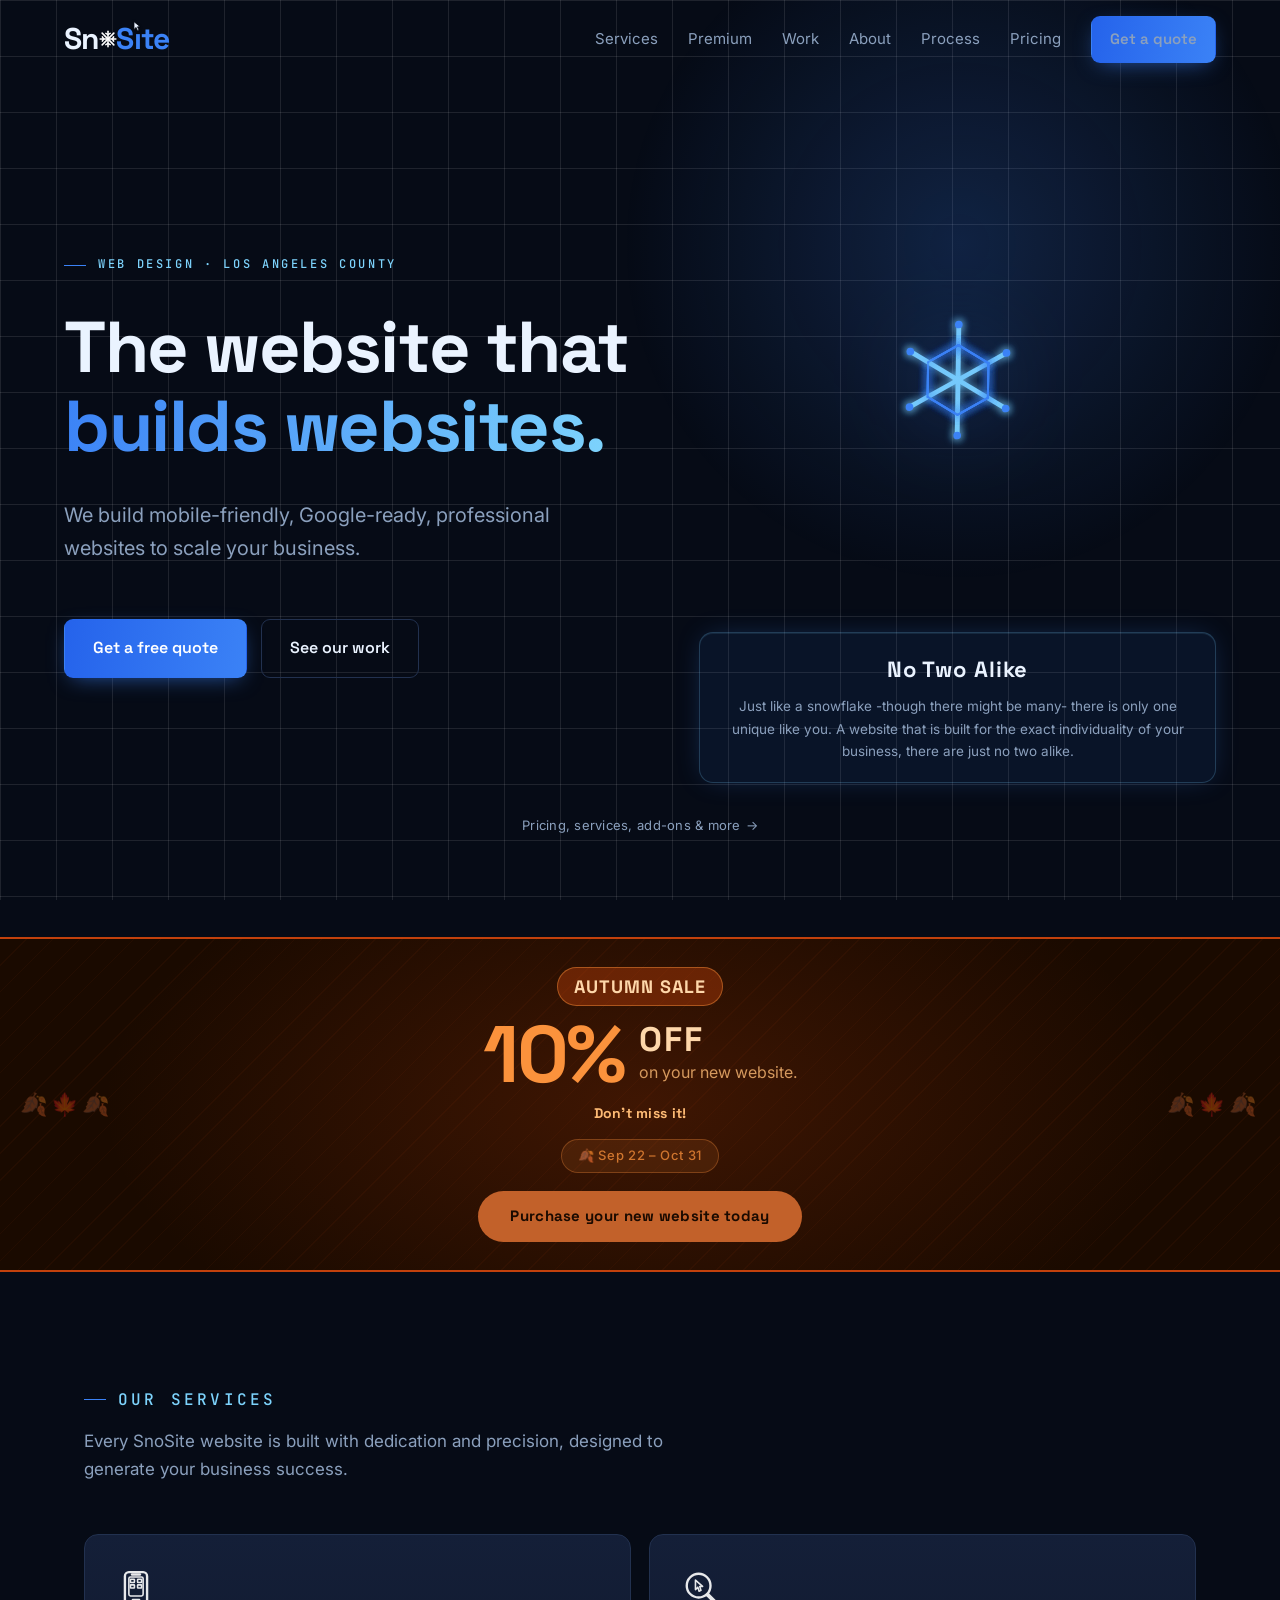
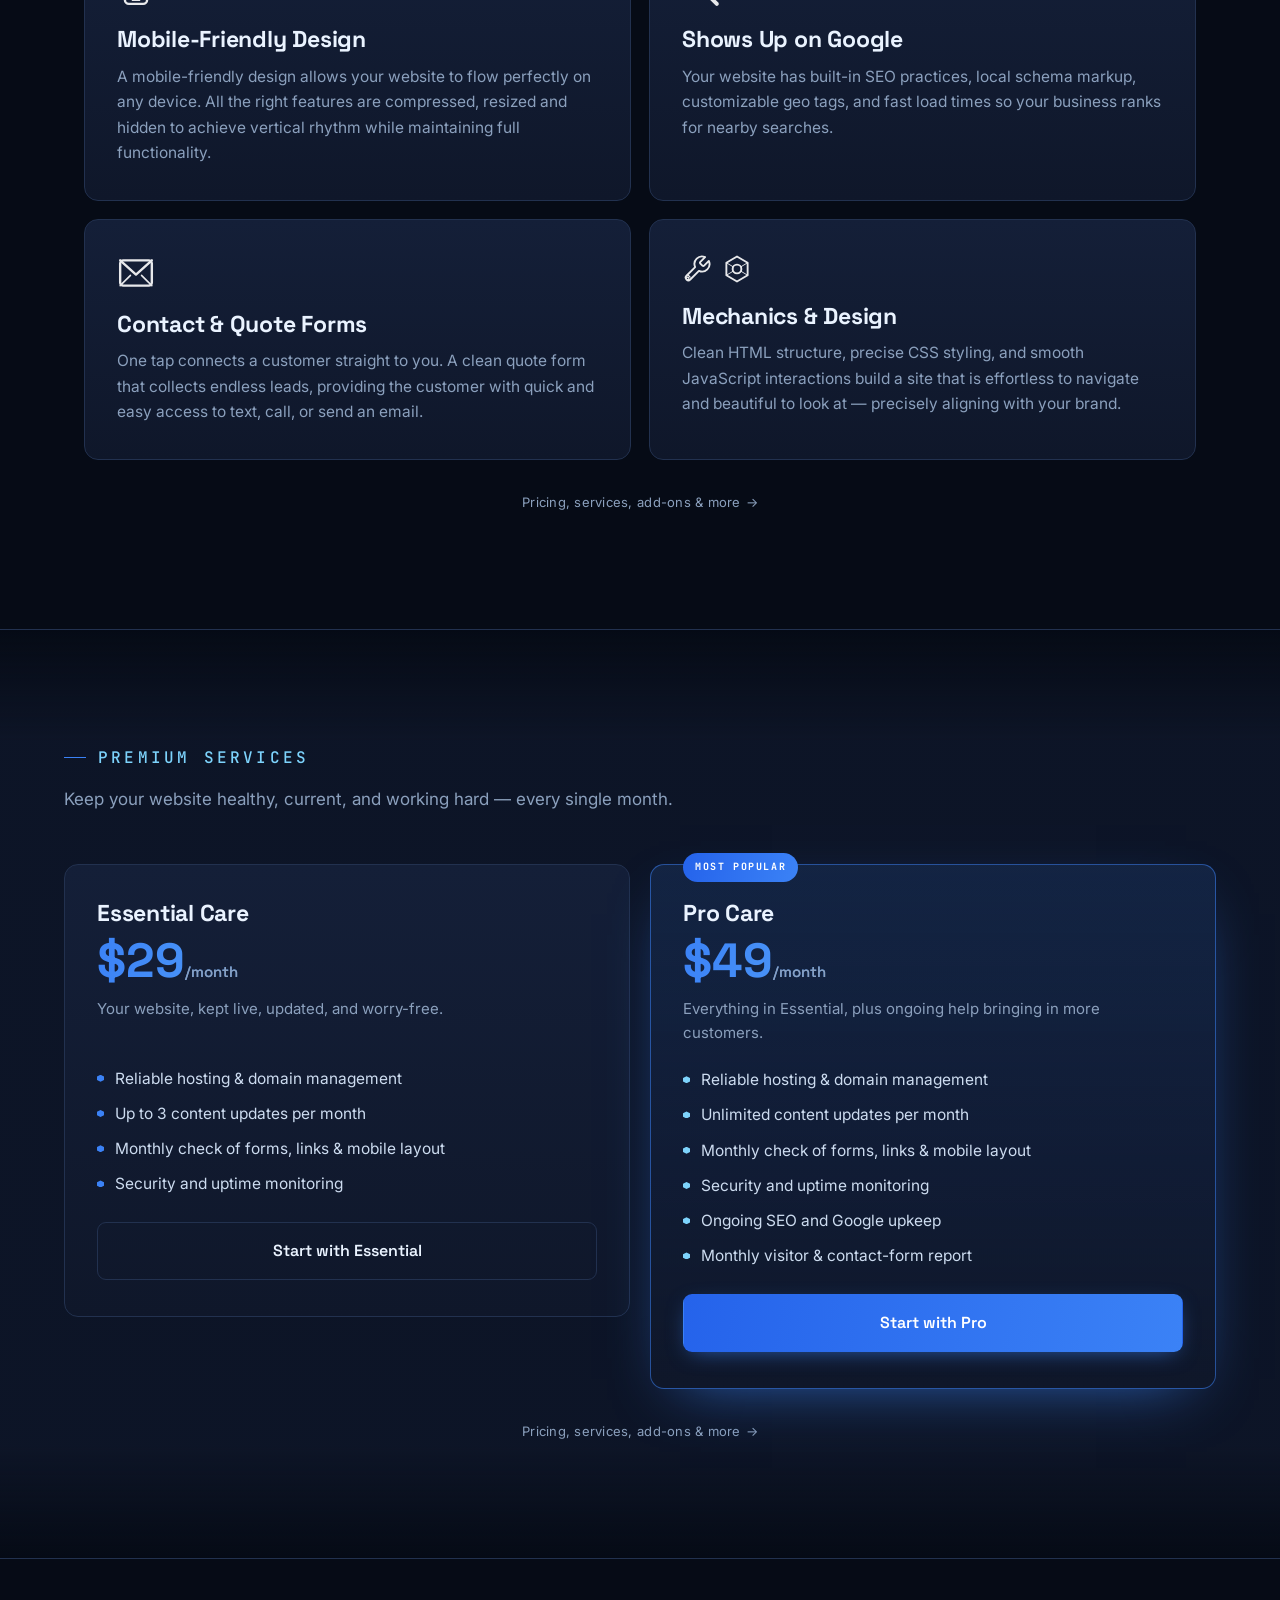
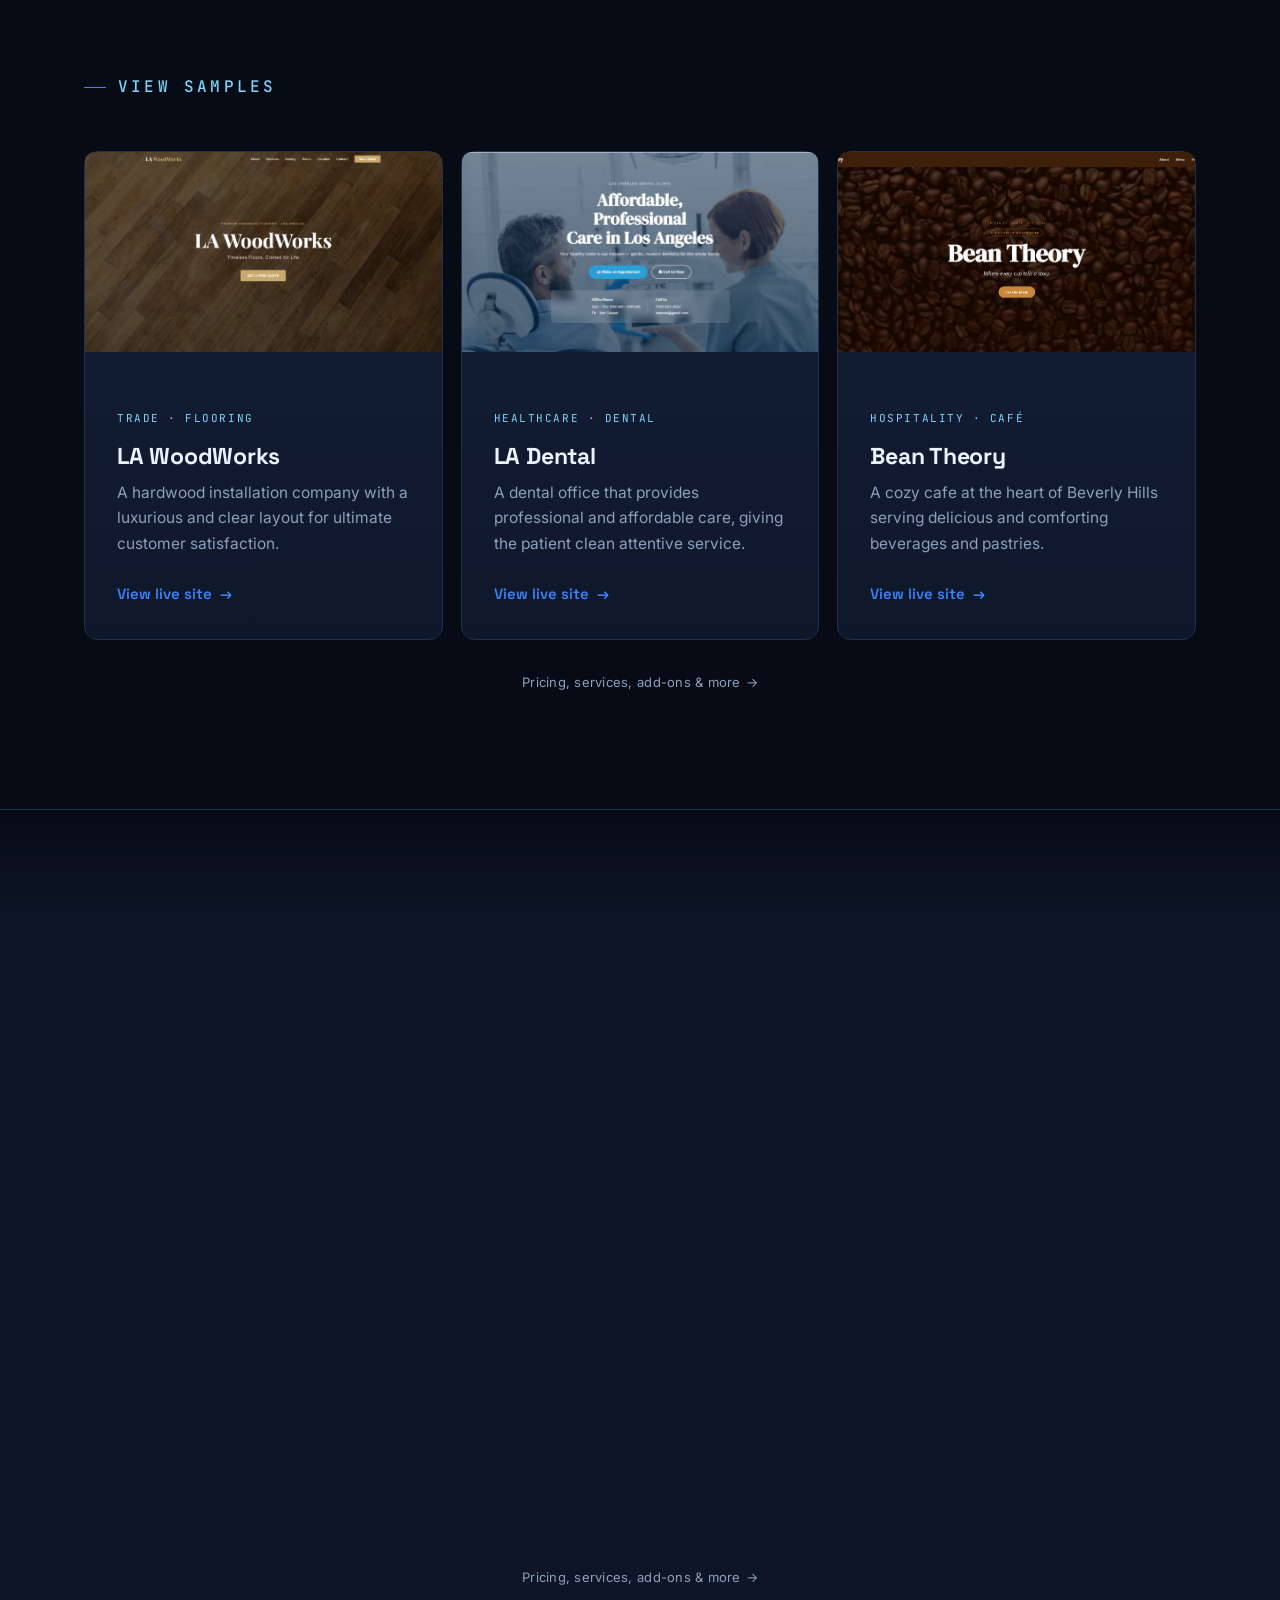
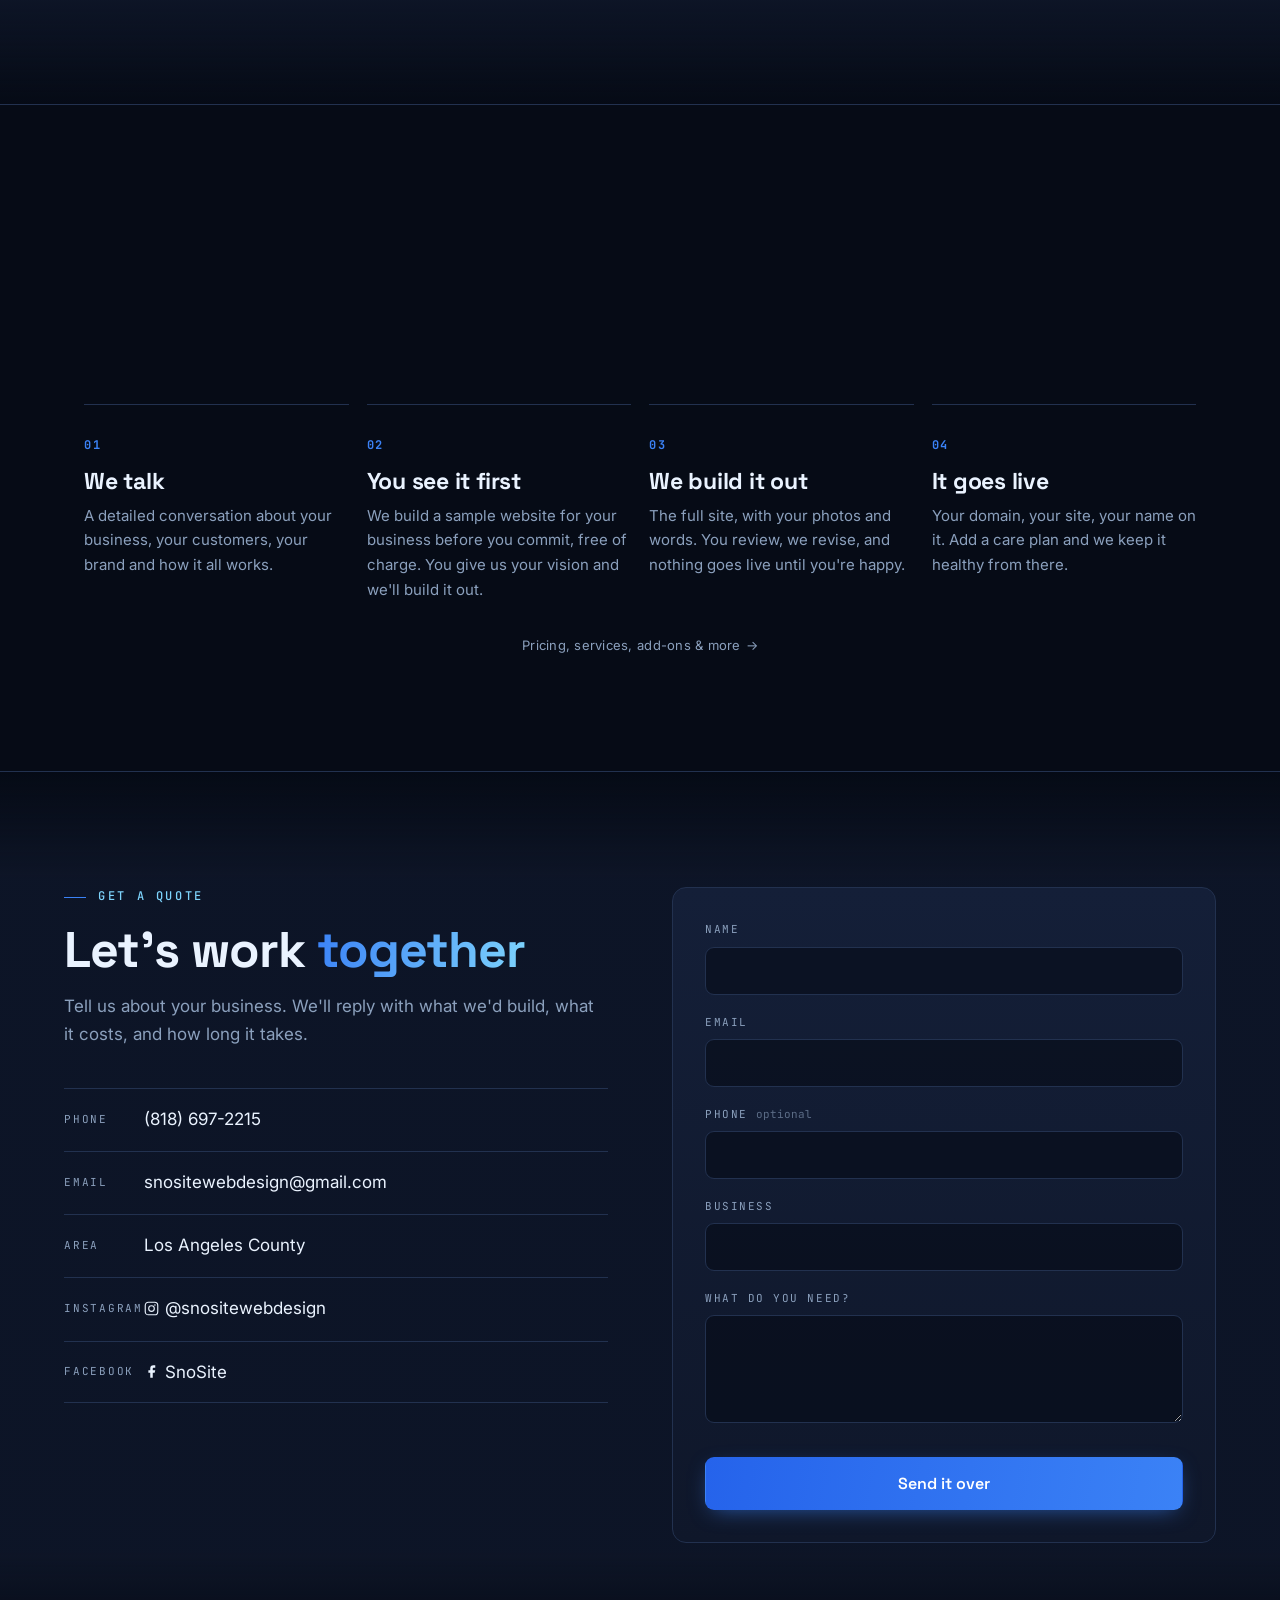
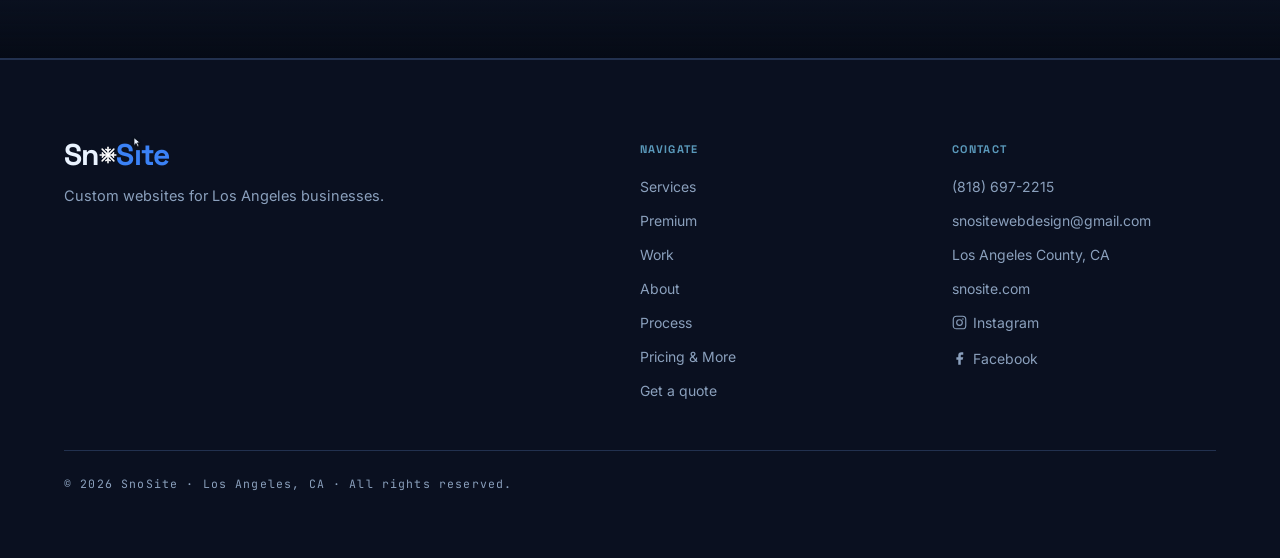
<file: index.html>
<!DOCTYPE html>
<html lang="en">
<head>
<meta charset="UTF-8" />
<meta name="viewport" content="width=device-width, initial-scale=1.0" />
<title>SnoSite — Custom Websites for Los Angeles Businesses</title>
<meta name="google-site-verification" content="tPdUk1Uh-haIXaYztUDEKFlg4pIwbfPdYzYJg5y-wUA" />
<meta name="description" content="SnoSite builds custom, mobile-friendly, Google-ready websites for local businesses across Los Angeles County. Get a free sample today." />

<meta property="og:type" content="website" />
<meta property="og:url" content="https://snosite.com/" />
<meta property="og:title" content="SnoSite — Custom Websites for Los Angeles Businesses" />
<meta property="og:description" content="Custom, mobile-friendly, Google-ready websites for local businesses across LA County. Get a free sample today." />
<meta property="og:image" content="https://snosite.com/og-image.png" />
<meta property="og:image:width" content="1200" />
<meta property="og:image:height" content="630" />
<meta name="twitter:card" content="summary_large_image" />
<meta name="twitter:image" content="https://snosite.com/og-image.png" />

<link rel="icon" type="image/svg+xml" href="/favicon.svg" />

<script type="application/ld+json">
{
  "@context": "https://schema.org",
  "@type": "LocalBusiness",
  "name": "SnoSite",
  "description": "Custom, mobile-friendly, Google-ready websites for local businesses across Los Angeles County.",
  "url": "https://snosite.com",
  "telephone": "+18186972215",
  "email": "snositewebdesign@gmail.com",
  "sameAs": [
    "https://www.instagram.com/snositewebdesign/",
    "https://www.facebook.com/profile.php?id=61593627805856"
  ],
  "areaServed": {
    "@type": "AdministrativeArea",
    "name": "Los Angeles County"
  },
  "address": {
    "@type": "PostalAddress",
    "addressLocality": "Los Angeles",
    "addressRegion": "CA",
    "addressCountry": "US"
  },
  "serviceType": "Web Design",
  "priceRange": "$$"
}
</script>

<link rel="preconnect" href="https://fonts.googleapis.com" />
<link rel="preconnect" href="https://fonts.gstatic.com" crossorigin />
<link href="https://fonts.googleapis.com/css2?family=Inter:wght@400;500;600&family=JetBrains+Mono:wght@400;500;700&family=Space+Grotesk:wght@500;600;700&display=swap" rel="stylesheet" />
<link rel="stylesheet" href="style.css" />
</head>
<body>

<!-- ============ REUSABLE LOGO MARK (snow crystal as node graph) ============ -->
<svg width="0" height="0" style="position:absolute" aria-hidden="true">
  <defs>
    <g id="crystal-mark">
      <!-- one arm, rotated six times below -->
      <g id="crystal-arm">
        <line x1="32" y1="32" x2="32" y2="7" />
        <line x1="32" y1="21" x2="24.5" y2="13.5" />
        <line x1="32" y1="21" x2="39.5" y2="13.5" />
        <line x1="32" y1="27" x2="27" y2="22" />
        <line x1="32" y1="27" x2="37" y2="22" />
        <circle cx="32" cy="7"    r="2.4" class="node-tip" />
        <circle cx="32" cy="21"   r="1.7" />
        <circle cx="24.5" cy="13.5" r="1.5" />
        <circle cx="39.5" cy="13.5" r="1.5" />
      </g>
      <use href="#crystal-arm" transform="rotate(60 32 32)" />
      <use href="#crystal-arm" transform="rotate(120 32 32)" />
      <use href="#crystal-arm" transform="rotate(180 32 32)" />
      <use href="#crystal-arm" transform="rotate(240 32 32)" />
      <use href="#crystal-arm" transform="rotate(300 32 32)" />
      <circle cx="32" cy="32" r="3.2" class="node-core" />
    </g>
  </defs>
</svg>

<div class="progress" id="progress" aria-hidden="true"></div>

<!-- ============ NAV ============ -->
<header class="nav" id="nav">
  <a class="brand" href="#hero" aria-label="SnoSite home">
    <span class="brand-word">
      <span class="w-sno">Sn<span class="w-o"><span class="w-o-letter">o</span><svg class="w-snowflake" viewBox="0 0 20 20" aria-hidden="true"><line x1="10" y1="1" x2="10" y2="19"/><line x1="1" y1="10" x2="19" y2="10"/><line x1="3.3" y1="3.3" x2="16.7" y2="16.7"/><line x1="16.7" y1="3.3" x2="3.3" y2="16.7"/><line x1="10" y1="5" x2="7.5" y2="3.5"/><line x1="10" y1="5" x2="12.5" y2="3.5"/><line x1="10" y1="15" x2="7.5" y2="16.5"/><line x1="10" y1="15" x2="12.5" y2="16.5"/><line x1="5" y1="10" x2="3.5" y2="7.5"/><line x1="5" y1="10" x2="3.5" y2="12.5"/><line x1="15" y1="10" x2="16.5" y2="7.5"/><line x1="15" y1="10" x2="16.5" y2="12.5"/></svg></span></span><span class="w-site">S<span class="w-i">ı<svg class="w-dot-cursor" viewBox="0 0 13 18" aria-hidden="true"><path d="M1.2 1.1 L1.2 14.9 L4.9 11.3 L7.4 17 L10 15.8 L7.4 10.3 L12 10 Z"/></svg></span>te</span>
    </span>
  </a>

  <nav class="nav-links" id="navLinks" aria-label="Main">
    <a href="#what-i-do">Services</a>
    <a href="#pricing">Premium</a>
    <a href="#my-work">Work</a>
    <a href="#about">About</a>
    <a href="#process">Process</a>
    <a href="add-ons.html">Pricing</a>
    <a class="btn btn-sm" href="#contact">Get a quote</a>
  </nav>

  <button class="burger" id="burger" aria-label="Open menu" aria-expanded="false" aria-controls="navLinks">
    <span></span><span></span>
  </button>
</header>

<main>

<!-- ============ HERO ============ -->
<section class="hero" id="hero">
  <div class="hero-grid">

    <div class="hero-copy">
      <p class="eyebrow reveal">Web design · Los Angeles County</p>
      <h1 class="reveal">The website that<br /><em>builds websites.</em></h1>
      <p class="lede reveal">
        We build mobile-friendly, Google-ready, professional websites to scale
        your business.
      </p>

      <div class="hero-cta reveal">
        <a class="btn" href="#contact">Get a free quote</a>
        <a class="btn btn-ghost" href="#my-work">See our work</a>
      </div>

    </div>

    <figure class="hero-crystal reveal">
      <canvas id="crystal" aria-hidden="true"></canvas>
      <div class="crystal-box">
        <p class="crystal-label">No Two Alike</p>
        <p class="crystal-desc">Just like a snowflake -though there might be many- there is only one unique like you. A website that is built for the exact individuality of your business, there are just no two alike.</p>
      </div>
    </figure>

  </div>
  <a class="ao-teaser" href="add-ons.html">Pricing, services, add-ons &amp; more<span class="ao-arrow">→</span></a>
</section>

<!-- ============ FALL SALE BANNER ============ -->
<div class="fall-banner" aria-label="Autumn Sale promotion">
  <div class="fall-banner-leaves fall-banner-leaves--left" aria-hidden="true">🍂🍁🍂</div>
  <div class="fall-banner-leaves fall-banner-leaves--right" aria-hidden="true">🍂🍁🍂</div>
  <div class="fall-banner-inner">
    <div class="fall-badge">Autumn Sale</div>
    <div class="fall-main">
      <span class="fall-pct">10%</span>
      <div class="fall-copy">
        <span class="fall-off">OFF</span>
        <span class="fall-desc">on your new website.</span>
      </div>
    </div>
    <p class="fall-cta">Don't miss it!</p>
    <div class="fall-dates-wrap">
      <span class="fall-dates">🍂 Sep 22 – Oct 31</span>
    </div>
    <a class="fall-btn" href="#contact">Purchase your new website today</a>
  </div>
</div>

<!-- ============ SERVICES ============ -->
<section class="section" id="what-i-do">
  <header class="section-head reveal">
    <p class="eyebrow eyebrow-lg">Our services</p>
    <p class="section-sub">Every SnoSite website is built with dedication and precision, designed to generate your business success.</p>
  </header>

  <div class="lattice">
    <article class="card reveal">
      <div class="card-mark">
        <svg viewBox="0 0 24 24" fill="none" stroke="white" stroke-width="1.5" stroke-linecap="round" stroke-linejoin="round" aria-hidden="true">
          <rect x="5" y="2" width="14" height="20" rx="2.5"/><rect x="7.5" y="5" width="9" height="12" rx="1" stroke-width="1"/><line x1="9.5" y1="3.5" x2="14.5" y2="3.5"/><rect x="8.5" y="6.5" width="2.5" height="2" rx="0.3" stroke-width="1"/><rect x="13" y="6.5" width="2.5" height="2" rx="0.3" stroke-width="1"/><rect x="8.5" y="10" width="2.5" height="2" rx="0.3" stroke-width="1"/><rect x="13" y="10" width="2.5" height="2" rx="0.3" stroke-width="1"/><line x1="10" y1="19.5" x2="14" y2="19.5" stroke-width="1.5"/>
        </svg>
      </div>
      <h3>Mobile-Friendly Design</h3>
      <p>A mobile-friendly design allows your website to flow perfectly on any device. All the right features are compressed, resized and hidden to achieve vertical rhythm while maintaining full functionality.</p>
    </article>

    <article class="card reveal">
      <div class="card-mark">
        <svg viewBox="0 0 24 24" fill="none" stroke="white" stroke-width="1.5" stroke-linecap="round" stroke-linejoin="round" aria-hidden="true">
          <circle cx="10.5" cy="10.5" r="7.5"/><polygon points="8.5,7 8.5,13 10,11.5 10.8,14 12,13.5 11.2,11 13,11" stroke-width="1" stroke-linejoin="round"/><line x1="16.3" y1="16.3" x2="22" y2="22" stroke-width="2.5"/>
        </svg>
      </div>
      <h3>Shows Up on Google</h3>
      <p>Your website has built-in SEO practices, local schema markup, customizable geo tags, and fast load times so your business ranks for nearby searches.</p>
    </article>

    <article class="card reveal">
      <div class="card-mark">
        <svg viewBox="0 0 24 24" fill="none" stroke="white" stroke-width="1.5" stroke-linecap="round" stroke-linejoin="round" aria-hidden="true">
          <rect x="2" y="4" width="20" height="16" rx="2"/><polyline points="2,4 12,13 22,4"/><line x1="2" y1="20" x2="8.5" y2="13.5" stroke-width="1"/><line x1="22" y1="20" x2="15.5" y2="13.5" stroke-width="1"/>
        </svg>
      </div>
      <h3>Contact &amp; Quote Forms</h3>
      <p>One tap connects a customer straight to you. A clean quote form that collects endless leads, providing the customer with quick and easy access to text, call, or send an email.</p>
    </article>

    <article class="card reveal">
      <div class="card-mark card-mark--duo">
        <svg viewBox="0 0 24 24" fill="none" stroke="white" stroke-width="1.5" stroke-linecap="round" stroke-linejoin="round" aria-hidden="true">
          <path d="M14.7 6.3a1 1 0 0 0 0 1.4l1.6 1.6a1 1 0 0 0 1.4 0l3.77-3.77a6 6 0 0 1-7.94 7.94l-6.91 6.91a2.12 2.12 0 0 1-3-3l6.91-6.91a6 6 0 0 1 7.94-7.94l-3.76 3.76z"/><line x1="5" y1="17" x2="6.5" y2="18.5" stroke-width="1"/><circle cx="4.5" cy="19.5" r="1" stroke-width="1" fill="none"/>
        </svg>
        <svg viewBox="0 0 24 24" fill="none" stroke="white" stroke-width="1.5" stroke-linecap="round" stroke-linejoin="round" aria-hidden="true">
          <polygon points="12,2 20.5,7 20.5,17 12,22 3.5,17 3.5,7"/><circle cx="12" cy="12" r="3.5"/><line x1="3.5" y1="7" x2="8.5" y2="10" stroke-width="0.75"/><line x1="20.5" y1="7" x2="15.5" y2="10" stroke-width="0.75"/><line x1="3.5" y1="17" x2="8.5" y2="14" stroke-width="0.75"/><line x1="20.5" y1="17" x2="15.5" y2="14" stroke-width="0.75"/><line x1="8.5" y1="10" x2="8.5" y2="14" stroke-width="0.75"/><line x1="15.5" y1="10" x2="15.5" y2="14" stroke-width="0.75"/>
        </svg>
      </div>
      <h3>Mechanics &amp; Design</h3>
      <p>Clean HTML structure, precise CSS styling, and smooth JavaScript interactions build a site that is effortless to navigate and beautiful to look at — precisely aligning with your brand.</p>
    </article>
  </div>
  <a class="ao-teaser" href="add-ons.html">Pricing, services, add-ons &amp; more<span class="ao-arrow">→</span></a>
</section>

<!-- ============ PREMIUM ============ -->
<section class="section band" id="pricing">
  <header class="section-head reveal">
    <p class="eyebrow eyebrow-lg">Premium services</p>
    <p class="section-sub">Keep your website healthy, current, and working hard — every single month.</p>
  </header>

  <div class="plans">
    <article class="plan reveal reveal-pop">
      <h3>Essential Care</h3>
      <p class="plan-price">$29<em>/month</em></p>
      <p class="plan-line">Your website, kept live, updated, and worry-free.</p>
      <ul>
        <li>Reliable hosting &amp; domain management</li>
        <li>Up to 3 content updates per month</li>
        <li>Monthly check of forms, links &amp; mobile layout</li>
        <li>Security and uptime monitoring</li>
      </ul>
      <a class="btn btn-ghost btn-block" href="#contact">Start with Essential</a>
    </article>

    <article class="plan plan-pro reveal reveal-pop">
      <p class="plan-badge">Most popular</p>
      <h3>Pro Care</h3>
      <p class="plan-price">$49<em>/month</em></p>
      <p class="plan-line">Everything in Essential, plus ongoing help bringing in more customers.</p>
      <ul>
        <li>Reliable hosting &amp; domain management</li>
        <li>Unlimited content updates per month</li>
        <li>Monthly check of forms, links &amp; mobile layout</li>
        <li>Security and uptime monitoring</li>
        <li>Ongoing SEO and Google upkeep</li>
        <li>Monthly visitor &amp; contact-form report</li>
      </ul>
      <a class="btn btn-block" href="#contact">Start with Pro</a>
    </article>
  </div>
  <a class="ao-teaser" href="add-ons.html">Pricing, services, add-ons &amp; more<span class="ao-arrow">→</span></a>
</section>

<!-- ============ WORK ============ -->
<section class="section" id="my-work">
  <header class="section-head reveal">
    <p class="eyebrow eyebrow-lg">View samples</p>
  </header>

  <div class="work">
    <a class="work-card reveal" href="https://la-woodworks.snosite.com" target="_blank" rel="noopener">
      <div class="work-img-wrap">
        <img src="la-woodworks.png" alt="Screenshot of LA WoodWorks website" class="work-img" />
      </div>
      <div class="work-top">
        <span class="work-tag">Trade · Flooring</span>
        <h3>LA WoodWorks</h3>
        <p>A hardwood installation company with a luxurious and clear layout for ultimate customer satisfaction.</p>
      </div>
      <span class="work-link">View live site <span>&rarr;</span></span>
    </a>

    <a class="work-card reveal" href="https://la-dental.snosite.com" target="_blank" rel="noopener">
      <div class="work-img-wrap">
        <img src="la-dental.png" alt="Screenshot of LA Dental website" class="work-img" />
      </div>
      <div class="work-top">
        <span class="work-tag">Healthcare · Dental</span>
        <h3>LA Dental</h3>
        <p>A dental office that provides professional and affordable care, giving the patient clean attentive service.</p>
      </div>
      <span class="work-link">View live site <span>&rarr;</span></span>
    </a>

    <a class="work-card reveal" href="https://bean-theory.snosite.com" target="_blank" rel="noopener">
      <div class="work-img-wrap">
        <img src="bean-theory.png" alt="Screenshot of Bean Theory website" class="work-img" />
      </div>
      <div class="work-top">
        <span class="work-tag">Hospitality · Café</span>
        <h3>Bean Theory</h3>
        <p>A cozy cafe at the heart of Beverly Hills serving delicious and comforting beverages and pastries.</p>
      </div>
      <span class="work-link">View live site <span>&rarr;</span></span>
    </a>
  </div>
  <a class="ao-teaser" href="add-ons.html">Pricing, services, add-ons &amp; more<span class="ao-arrow">→</span></a>
</section>

<!-- ============ ABOUT ============ -->
<section class="section band" id="about">
  <div class="about-grid">
    <div class="reveal">
      <p class="eyebrow eyebrow-lg">About SnoSite</p>
      <h2>Your first <em>impression</em>,<br>is our <em>priority</em></h2>
      <p class="about-p">
        A website is a customer's first impression of a business — and we're here
        to make it the best impression.
      </p>
      <blockquote class="pull">
        To succeed, a business needs visibility, credibility, and consistent leads.
      </blockquote>
      <p class="about-p">
        A smooth, modern, informative site builds trust and loyalty. That's what
        separates outdated, unprofitable websites from lucrative professional ones.
      </p>
      <p class="about-p">
        Why SnoSite? With easy-to-use contact forms and booking systems, clear buttons and mechanics, as well as beautifully thought out designs — We are here to create you a website that is competent yet effortless. To ensure you confidence in your site, we provide our Premium Services that keep your website updated and running properly so you could focus on scaling the business and let us handle all the tech stuff.
      </p>

    </div>

    <div class="reveal reveal-pop about-visual">
      <svg id="aboutMonitor" class="about-illustration" viewBox="0 0 360 280" xmlns="http://www.w3.org/2000/svg" role="img" aria-label="Click to celebrate — illustration of a website on a monitor" style="cursor:pointer;">
        <rect x="20" y="10" width="320" height="210" rx="14" fill="#1e293b" stroke="#3b82f6" stroke-width="2"/>
        <rect x="30" y="20" width="300" height="190" rx="8" fill="#0f172a"/>
        <rect x="30" y="20" width="300" height="28" rx="8" fill="#1e293b"/>
        <rect x="42" y="28" width="22" height="12" rx="3" fill="#3b82f6"/>
        <rect x="72" y="31" width="26" height="6" rx="2" fill="#475569"/>
        <rect x="104" y="31" width="26" height="6" rx="2" fill="#475569"/>
        <rect x="136" y="31" width="26" height="6" rx="2" fill="#475569"/>
        <rect x="287" y="27" width="35" height="14" rx="4" fill="#3b82f6"/>
        <rect x="42" y="60" width="175" height="11" rx="3" fill="#e2e8f0"/>
        <rect x="42" y="76" width="130" height="11" rx="3" fill="#3b82f6"/>
        <rect x="42" y="94" width="195" height="5" rx="2" fill="#334155"/>
        <rect x="42" y="104" width="155" height="5" rx="2" fill="#334155"/>
        <rect x="42" y="118" width="84" height="24" rx="5" fill="#3b82f6"/>
        <circle cx="84" cy="130" r="18" fill="none" stroke="#3b82f6" stroke-width="1.5" opacity="0.45"/>
        <circle cx="84" cy="130" r="28" fill="none" stroke="#3b82f6" stroke-width="1" opacity="0.22"/>
        <rect x="42"  y="153" width="84" height="50" rx="6" fill="#1e293b" stroke="#334155" stroke-width="1"/>
        <rect x="138" y="153" width="84" height="50" rx="6" fill="#1e293b" stroke="#334155" stroke-width="1"/>
        <rect x="234" y="153" width="84" height="50" rx="6" fill="#1e293b" stroke="#334155" stroke-width="1"/>
        <circle cx="63"  cy="169" r="7" fill="none" stroke="#3b82f6" stroke-width="1.5" opacity="0.7"/>
        <circle cx="159" cy="169" r="7" fill="none" stroke="#3b82f6" stroke-width="1.5" opacity="0.7"/>
        <circle cx="255" cy="169" r="7" fill="none" stroke="#3b82f6" stroke-width="1.5" opacity="0.7"/>
        <rect x="50"  y="182" width="60" height="4" rx="1.5" fill="#334155"/>
        <rect x="54"  y="190" width="48" height="4" rx="1.5" fill="#1e3a5f"/>
        <rect x="146" y="182" width="60" height="4" rx="1.5" fill="#334155"/>
        <rect x="150" y="190" width="48" height="4" rx="1.5" fill="#1e3a5f"/>
        <rect x="242" y="182" width="60" height="4" rx="1.5" fill="#334155"/>
        <rect x="246" y="190" width="48" height="4" rx="1.5" fill="#1e3a5f"/>
        <rect x="163" y="220" width="34" height="26" rx="2" fill="#1e293b"/>
        <rect x="118" y="244" width="124" height="14" rx="7" fill="#1e293b" stroke="#334155" stroke-width="1"/>
        <g transform="translate(95, 117)">
          <polygon points="0,0 0,20 5,16 8,25 12,23 9,14 16,14" fill="#ffffff" stroke="#0f172a" stroke-width="0.8" stroke-linejoin="round"/>
        </g>
      </svg>
    </div>

  </div>
  <a class="ao-teaser" href="add-ons.html">Pricing, services, add-ons &amp; more<span class="ao-arrow">→</span></a>
</section>

<!-- ============ PROCESS ============ -->
<section class="section" id="process">
  <header class="section-head reveal">
    <p class="eyebrow">How we work</p>
    <h2>From first call to <em>live site</em></h2>
    <p class="section-sub">From the first call to live site, we are with you every step of the way.</p>
  </header>

  <ol class="steps">
    <li class="step reveal">
      <span class="step-n">01</span>
      <h3>We talk</h3>
      <p>A detailed conversation about your business, your customers, your brand and how it all works.</p>
    </li>
    <li class="step reveal">
      <span class="step-n">02</span>
      <h3>You see it first</h3>
      <p>We build a sample website for your business before you commit, free of charge. You give us your vision and we'll build it out.</p>
    </li>
    <li class="step reveal">
      <span class="step-n">03</span>
      <h3>We build it out</h3>
      <p>The full site, with your photos and words. You review, we revise, and nothing goes live until you're happy.</p>
    </li>
    <li class="step reveal">
      <span class="step-n">04</span>
      <h3>It goes live</h3>
      <p>Your domain, your site, your name on it. Add a care plan and we keep it healthy from there.</p>
    </li>
  </ol>
  <a class="ao-teaser" href="add-ons.html">Pricing, services, add-ons &amp; more<span class="ao-arrow">→</span></a>
</section>

<!-- ============ CONTACT ============ -->
<section class="section band" id="contact">
  <div class="contact-grid">
    <div class="reveal">
      <p class="eyebrow">Get a quote</p>
      <h2>Let's work <em>together</em></h2>
      <p class="section-sub">
        Tell us about your business. We'll reply with what we'd build, what it
        costs, and how long it takes.
      </p>

      <ul class="direct">
        <li>
          <span class="direct-k">Phone</span>
          <a href="tel:+18186972215">(818) 697-2215</a>
        </li>
        <li>
          <span class="direct-k">Email</span>
          <a href="mailto:snositewebdesign@gmail.com">snositewebdesign@gmail.com</a>
        </li>
        <li>
          <span class="direct-k">Area</span>
          <span>Los Angeles County</span>
        </li>
        <li>
          <span class="direct-k">Instagram</span>
          <a href="https://www.instagram.com/snositewebdesign/?hl=en" target="_blank" rel="noopener"><svg class="social-icon" viewBox="0 0 24 24" fill="none" stroke="currentColor" stroke-width="1.8" stroke-linecap="round" stroke-linejoin="round" aria-hidden="true"><rect x="2" y="2" width="20" height="20" rx="5"/><circle cx="12" cy="12" r="4.5"/><circle cx="17.5" cy="6.5" r="1.2" fill="currentColor" stroke="none"/></svg>@snositewebdesign</a>
        </li>
        <li>
          <span class="direct-k">Facebook</span>
          <a href="https://www.facebook.com/profile.php?id=61593627805856" target="_blank" rel="noopener"><svg class="social-icon" viewBox="0 0 24 24" fill="currentColor" aria-hidden="true"><path d="M18 2h-3a5 5 0 0 0-5 5v3H7v4h3v8h4v-8h3l1-4h-4V7a1 1 0 0 1 1-1h3z"/></svg>SnoSite</a>
        </li>
      </ul>
    </div>

    <form class="form reveal" id="quoteForm" action="https://formspree.io/f/mqerpqla" method="POST">
      <div class="field">
        <label for="name">Name</label>
        <input id="name" name="name" type="text" required autocomplete="name" />
      </div>
      <div class="field">
        <label for="email">Email</label>
        <input id="email" name="email" type="email" required autocomplete="email" />
      </div>
      <div class="field">
        <label for="phone">Phone <span class="opt">optional</span></label>
        <input id="phone" name="phone" type="tel" autocomplete="tel" />
      </div>
      <div class="field">
        <label for="business">Business</label>
        <input id="business" name="business" type="text" required />
      </div>
      <div class="field">
        <label for="details">What do you need?</label>
        <textarea id="details" name="details" rows="4" required></textarea>
      </div>
      <button class="btn btn-block" type="submit">Send it over</button>
    </form>
  </div>
</section>

</main>

<!-- ============ FOOTER ============ -->
<footer class="footer">
  <div class="foot-grid">

    <div class="foot-brand">
      <a class="brand" href="#hero" aria-label="SnoSite home">
        <span class="brand-word">
          <span class="w-sno">Sn<span class="w-o"><span class="w-o-letter">o</span><svg class="w-snowflake" viewBox="0 0 20 20" aria-hidden="true"><line x1="10" y1="1" x2="10" y2="19"/><line x1="1" y1="10" x2="19" y2="10"/><line x1="3.3" y1="3.3" x2="16.7" y2="16.7"/><line x1="16.7" y1="3.3" x2="3.3" y2="16.7"/><line x1="10" y1="5" x2="7.5" y2="3.5"/><line x1="10" y1="5" x2="12.5" y2="3.5"/><line x1="10" y1="15" x2="7.5" y2="16.5"/><line x1="10" y1="15" x2="12.5" y2="16.5"/><line x1="5" y1="10" x2="3.5" y2="7.5"/><line x1="5" y1="10" x2="3.5" y2="12.5"/><line x1="15" y1="10" x2="16.5" y2="7.5"/><line x1="15" y1="10" x2="16.5" y2="12.5"/></svg></span></span><span class="w-site">S<span class="w-i">ı<svg class="w-dot-cursor" viewBox="0 0 13 18" aria-hidden="true"><path d="M1.2 1.1 L1.2 14.9 L4.9 11.3 L7.4 17 L10 15.8 L7.4 10.3 L12 10 Z"/></svg></span>te</span>
        </span>
      </a>
      <p class="foot-line">Custom websites for Los Angeles businesses.</p>
    </div>

    <div class="foot-col">
      <p class="foot-heading">Navigate</p>
      <nav class="foot-links" aria-label="Footer">
        <a href="#what-i-do">Services</a>
        <a href="#pricing">Premium</a>
        <a href="#my-work">Work</a>
        <a href="#about">About</a>
        <a href="#process">Process</a>
        <a href="add-ons.html">Pricing & More</a>
        <a href="#contact">Get a quote</a>
      </nav>
    </div>

    <div class="foot-col">
      <p class="foot-heading">Contact</p>
      <ul class="foot-contact">
        <li><a href="tel:+18186972215">(818) 697-2215</a></li>
        <li><a href="mailto:snositewebdesign@gmail.com">snositewebdesign@gmail.com</a></li>
        <li>Los Angeles County, CA</li>
        <li><a href="https://snosite.com">snosite.com</a></li>
        <li><a href="https://www.instagram.com/snositewebdesign/?hl=en" target="_blank" rel="noopener"><svg class="social-icon" viewBox="0 0 24 24" fill="none" stroke="currentColor" stroke-width="1.8" stroke-linecap="round" stroke-linejoin="round" aria-hidden="true"><rect x="2" y="2" width="20" height="20" rx="5"/><circle cx="12" cy="12" r="4.5"/><circle cx="17.5" cy="6.5" r="1.2" fill="currentColor" stroke="none"/></svg>Instagram</a></li>
        <li><a href="https://www.facebook.com/profile.php?id=61593627805856" target="_blank" rel="noopener"><svg class="social-icon" viewBox="0 0 24 24" fill="currentColor" aria-hidden="true"><path d="M18 2h-3a5 5 0 0 0-5 5v3H7v4h3v8h4v-8h3l1-4h-4V7a1 1 0 0 1 1-1h3z"/></svg>Facebook</a></li>
      </ul>
    </div>

  </div>
  <p class="copy">© <span id="year">2026</span> SnoSite · Los Angeles, CA · All rights reserved.</p>
</footer>

<script src="script.js"></script>
</body>
</html>
</file>
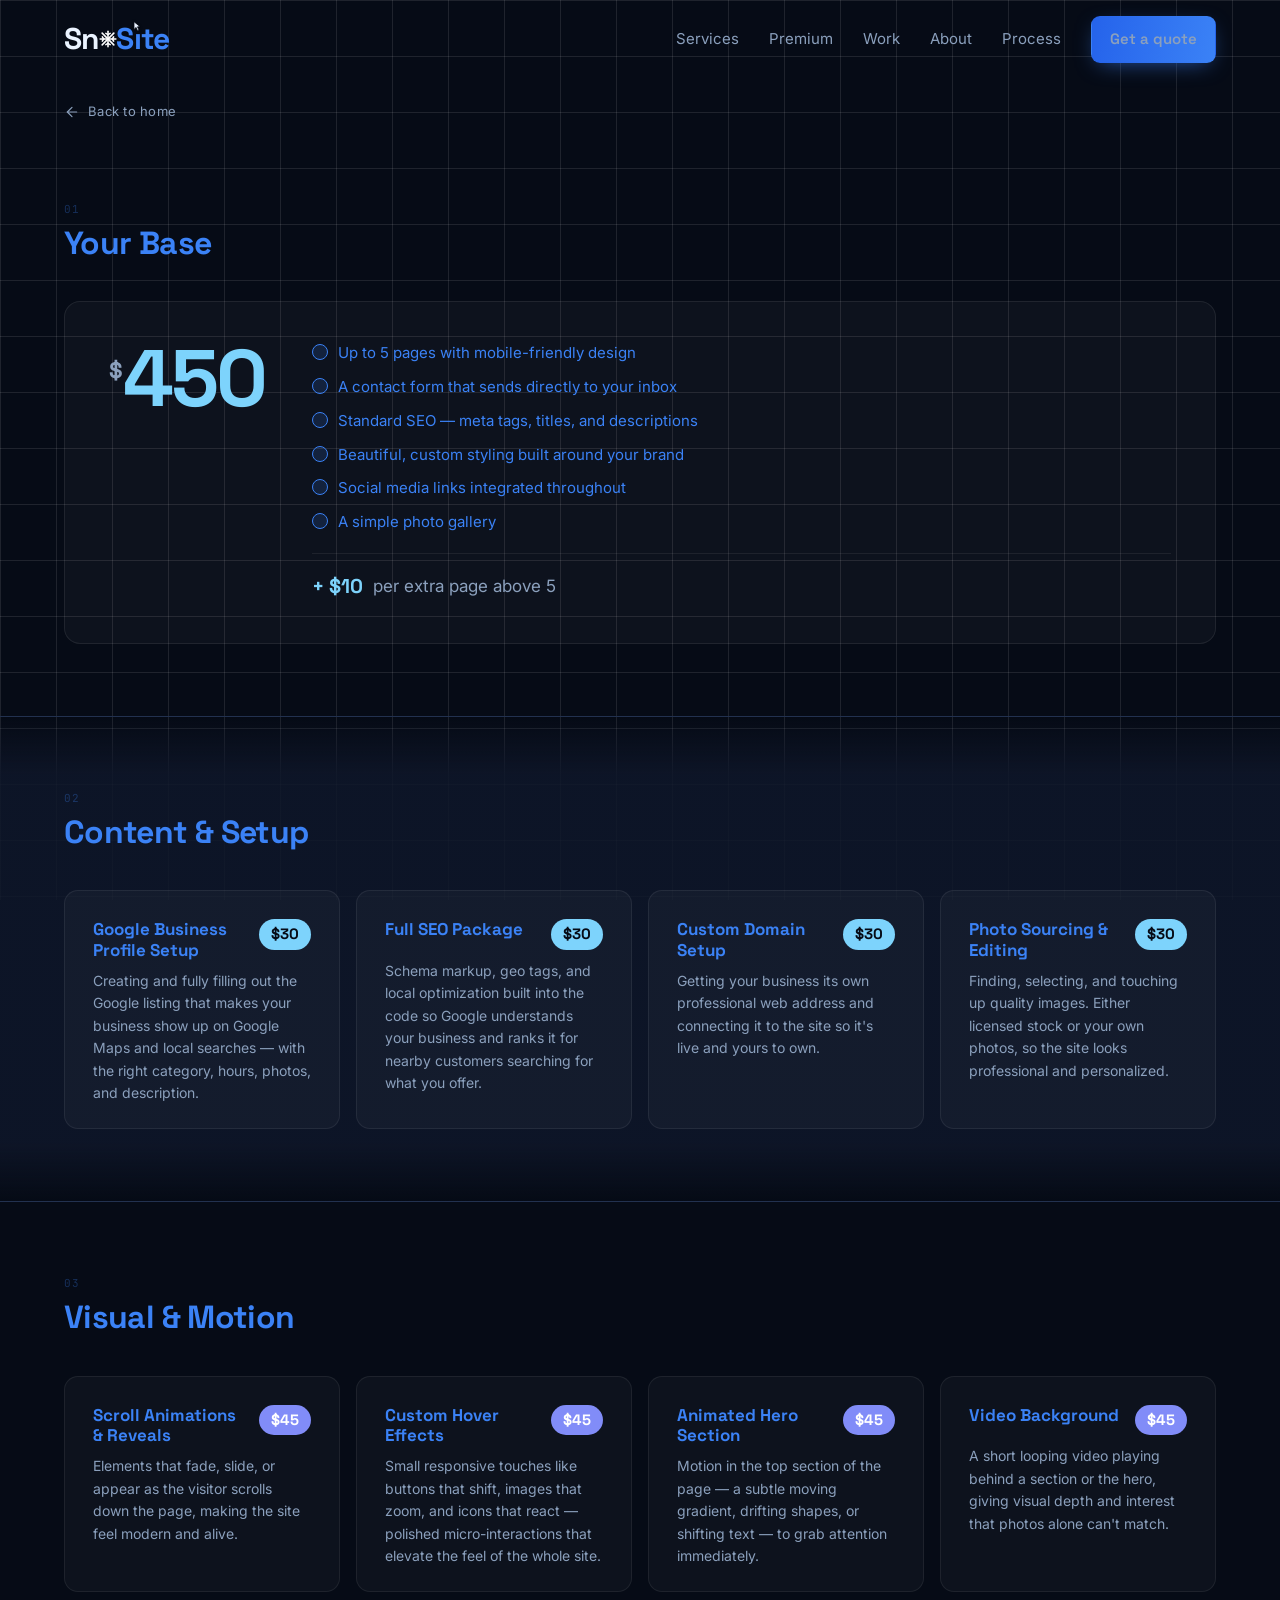
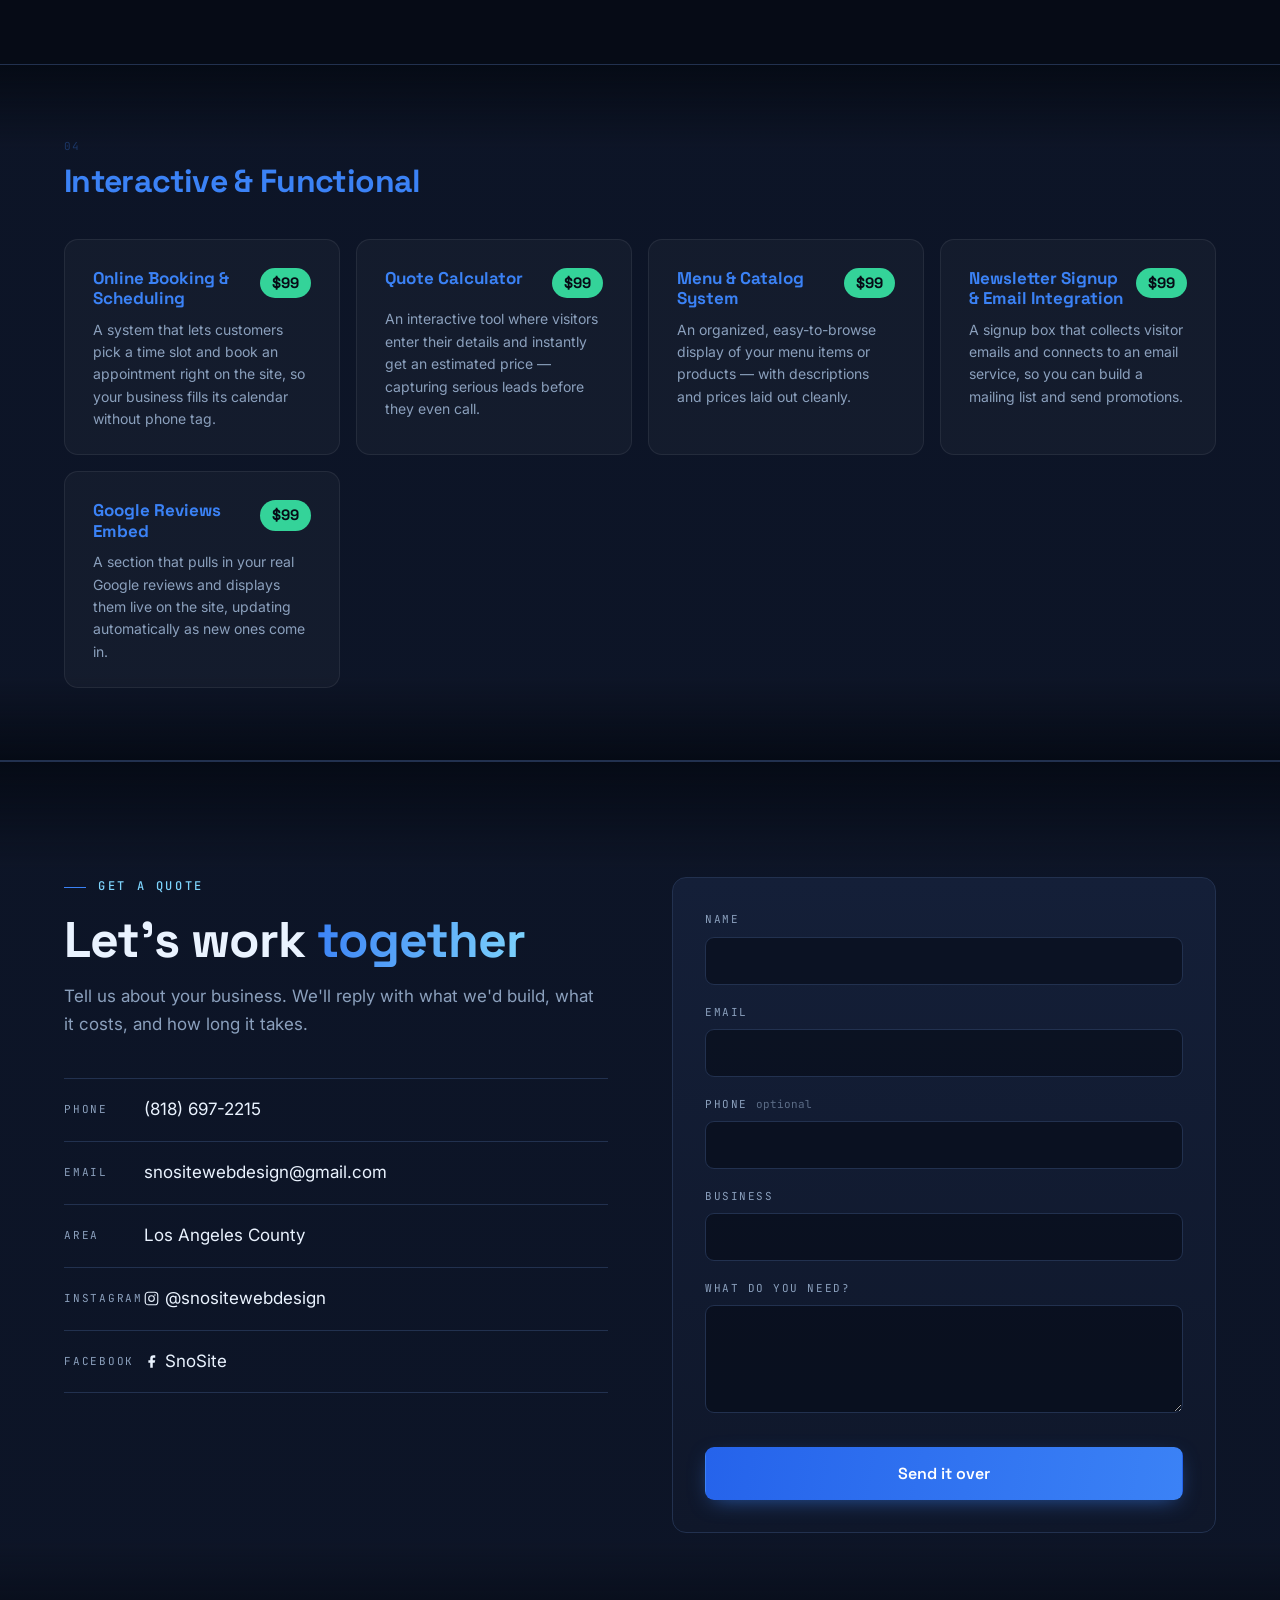
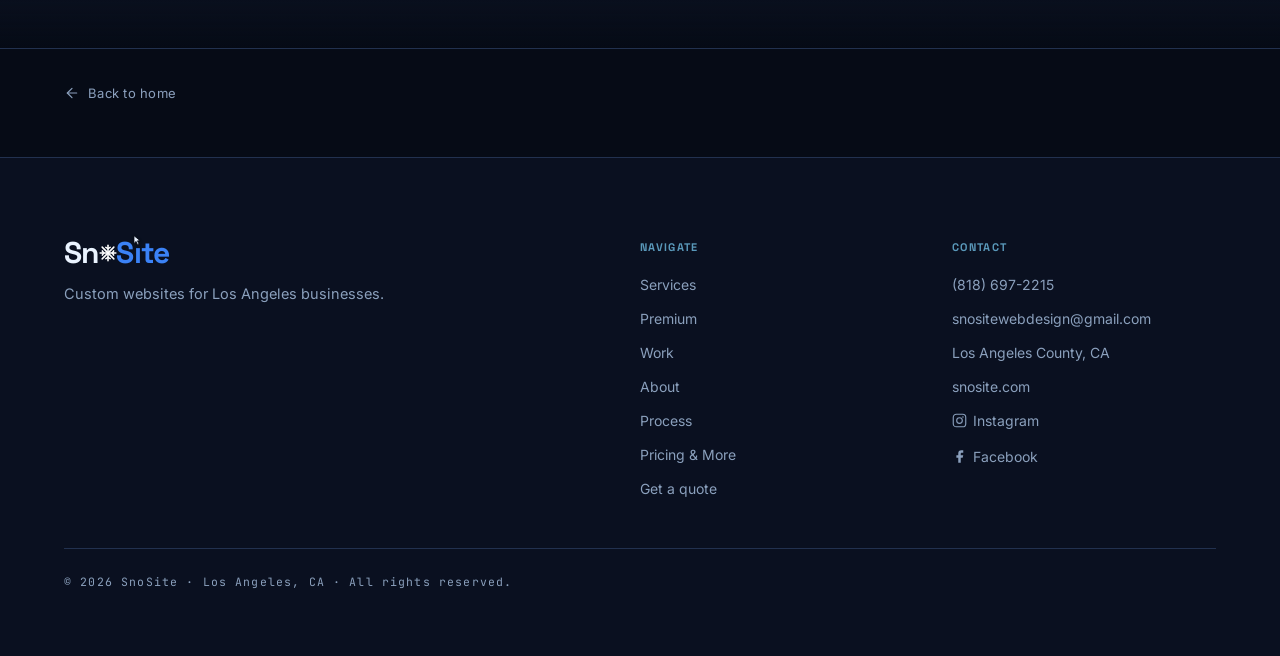
<file: add-ons.html>
<!DOCTYPE html>
<html lang="en">
<head>
<meta charset="UTF-8" />
<meta name="viewport" content="width=device-width, initial-scale=1.0" />
<title>SnoSite — Pricing & Add-Ons</title>
<meta name="description" content="See exactly what's included in every SnoSite website and choose the add-ons that fit your business. Serving Los Angeles County." />
<link rel="icon" type="image/svg+xml" href="/favicon.svg" />
<link rel="preconnect" href="https://fonts.googleapis.com" />
<link rel="preconnect" href="https://fonts.gstatic.com" crossorigin />
<link href="https://fonts.googleapis.com/css2?family=Inter:wght@400;500;600&family=JetBrains+Mono:wght@400;500;700&family=Space+Grotesk:wght@500;600;700&display=swap" rel="stylesheet" />
<link rel="stylesheet" href="style.css" />
<style>
/* ---- page-specific overrides ---- */
.ao-hero{
  padding:140px var(--gut) 72px;
  text-align:center;
}
.ao-hero .eyebrow{ margin-bottom:18px; }
.ao-hero h1{
  font-family:var(--display);
  font-size:clamp(36px,6vw,62px);
  font-weight:700;
  color:var(--frost);
  line-height:1.1;
  letter-spacing:-.03em;
  margin-bottom:18px;
}
.ao-hero h1 span{ color:var(--ice); }
.ao-hero p{
  font-size:18px;
  color:var(--slate);
  max-width:520px;
  margin:0 auto;
  line-height:1.65;
}

/* ---- section blocks ---- */
.ao-section{
  padding:72px var(--gut);
  max-width:var(--max);
  margin:0 auto;
}
.ao-section + .ao-section{ border-top:1px solid rgba(255,255,255,.06); }

.ao-section-head{
  margin-bottom:40px;
}
.ao-section-num{
  font-family:var(--mono);
  font-size:11px;
  color:var(--frost);
  opacity:.3;
  letter-spacing:.12em;
  display:block;
  margin-bottom:8px;
}
.ao-section-title{
  font-family:var(--display);
  font-size:clamp(22px,3.5vw,32px);
  font-weight:700;
  color:var(--frost);
  letter-spacing:-.02em;
  margin-bottom:8px;
}
.ao-section-sub{
  font-size:15px;
  color:var(--slate);
  max-width:560px;
  line-height:1.6;
}

/* ---- base card (section 1) ---- */
.base-card{
  background:rgba(255,255,255,.03);
  border:1px solid rgba(255,255,255,.08);
  border-radius:16px;
  padding:40px 44px;
  display:flex;
  align-items:flex-start;
  gap:48px;
  flex-wrap:wrap;
}
.base-price-block{ flex-shrink:0; }
.base-price{
  font-family:var(--display);
  font-size:clamp(52px,8vw,80px);
  font-weight:700;
  color:var(--ice);
  line-height:.9;
  letter-spacing:-.04em;
}
.base-price em{
  font-style:normal;
  font-size:.28em;
  color:var(--slate);
  letter-spacing:0;
  vertical-align:super;
}
.base-label{
  font-family:var(--body);
  font-size:13px;
  color:var(--slate);
  margin-top:8px;
  letter-spacing:.03em;
}
.base-features{
  flex:1;
  min-width:240px;
}
.base-features ul{
  list-style:none;
  padding:0;margin:0;
  display:flex;
  flex-direction:column;
  gap:12px;
}
.base-features li{
  display:flex;
  align-items:flex-start;
  gap:10px;
  font-size:15px;
  color:var(--frost);
  line-height:1.45;
}
.base-features li::before{
  content:'';
  width:16px;height:16px;
  border-radius:50%;
  border:1.5px solid var(--frost);
  flex-shrink:0;
  margin-top:2px;
  background:rgba(59,130,246,.15);
}
.base-extra{
  margin-top:20px;
  padding-top:16px;
  border-top:1px solid rgba(255,255,255,.07);
  font-size:14px;
  color:var(--slate);
  display:flex;
  align-items:center;
  gap:10px;
}
.base-extra strong{ color:var(--ice); font-family:var(--display); font-size:20px; }
.base-extra{ font-size:17px; }

/* ---- addon grid ---- */
.ao-grid{
  display:grid;
  grid-template-columns:repeat(auto-fill,minmax(260px,1fr));
  gap:16px;
}
.ao-card{
  background:rgba(255,255,255,.03);
  border:1px solid rgba(255,255,255,.07);
  border-radius:14px;
  padding:28px 28px 24px;
  display:flex;
  flex-direction:column;
  gap:10px;
  transition:border-color .2s,background .2s;
}
.ao-card:hover{
  border-color:rgba(59,130,246,.3);
  background:rgba(59,130,246,.04);
}
.ao-card-top{
  display:flex;
  align-items:flex-start;
  justify-content:space-between;
  gap:12px;
}
.ao-card-title{
  font-family:var(--display);
  font-size:17px;
  font-weight:700;
  color:var(--frost);
  line-height:1.2;
}
.ao-price-tag{
  font-family:var(--display);
  font-size:15px;
  font-weight:700;
  color:var(--ink);
  background:var(--ice);
  border-radius:100px;
  padding:3px 12px;
  white-space:nowrap;
  flex-shrink:0;
}
.ao-card-desc{
  font-size:14px;
  color:var(--slate);
  line-height:1.6;
  flex:1;
}

/* section color accents */
.ao-s2 .ao-price-tag{ background:#7dd3fc; color:#060b16; }
.ao-s3 .ao-price-tag{ background:#818cf8; color:#fff; }
.ao-s4 .ao-price-tag{ background:#34d399; color:#060b16; }

.ao-s3 .ao-card:hover{ border-color:rgba(129,140,248,.3); background:rgba(129,140,248,.04); }
.ao-s4 .ao-card:hover{ border-color:rgba(52,211,153,.3); background:rgba(52,211,153,.04); }

/* ---- CTA band ---- */
.ao-cta{
  background:rgba(255,255,255,.02);
  border-top:1px solid rgba(255,255,255,.06);
  padding:72px var(--gut) 80px;
  text-align:center;
}
.ao-cta h2{
  font-family:var(--display);
  font-size:clamp(28px,4vw,40px);
  font-weight:700;
  color:var(--frost);
  letter-spacing:-.02em;
  margin-bottom:14px;
}
.ao-cta p{
  font-size:16px;
  color:var(--slate);
  max-width:460px;
  margin:0 auto 32px;
  line-height:1.65;
}

.back-home{
  display:inline-flex;
  align-items:center;
  gap:8px;
  font-family:var(--body);
  font-size:13px;
  color:var(--slate);
  text-decoration:none;
  letter-spacing:.02em;
  transition:color .2s, gap .2s;
}
.back-home:hover{ color:var(--ice); gap:12px; }
.back-home svg{ width:16px; height:16px; flex-shrink:0; transition:transform .2s; }
.back-home:hover svg{ transform:translateX(-3px); }

@media(max-width:680px){
  .base-card{ padding:28px 24px; gap:24px; }
  .ao-section{ padding:52px var(--gut); }
}
</style>
</head>
<body>

<!-- hidden svg defs copied from main page -->
<svg width="0" height="0" style="position:absolute" aria-hidden="true">
  <defs>
    <g id="crystal-mark">
      <g id="crystal-arm">
        <line x1="32" y1="32" x2="32" y2="7" />
        <line x1="32" y1="21" x2="24.5" y2="13.5" />
        <line x1="32" y1="21" x2="39.5" y2="13.5" />
        <line x1="32" y1="27" x2="27" y2="22" />
        <line x1="32" y1="27" x2="37" y2="22" />
        <circle cx="32" cy="7"    r="2.4" class="node-tip" />
        <circle cx="32" cy="21"   r="1.7" />
        <circle cx="24.5" cy="13.5" r="1.5" />
        <circle cx="39.5" cy="13.5" r="1.5" />
      </g>
      <use href="#crystal-arm" transform="rotate(60 32 32)" />
      <use href="#crystal-arm" transform="rotate(120 32 32)" />
      <use href="#crystal-arm" transform="rotate(180 32 32)" />
      <use href="#crystal-arm" transform="rotate(240 32 32)" />
      <use href="#crystal-arm" transform="rotate(300 32 32)" />
      <circle cx="32" cy="32" r="3.2" class="node-core" />
    </g>
  </defs>
</svg>

<div class="progress" id="progress" aria-hidden="true"></div>

<!-- ============ NAV ============ -->
<header class="nav" id="nav">
  <a class="brand" href="/" aria-label="SnoSite home">
    <span class="brand-word">
      <span class="w-sno">Sn<span class="w-o"><span class="w-o-letter">o</span><svg class="w-snowflake" viewBox="0 0 20 20" aria-hidden="true"><line x1="10" y1="1" x2="10" y2="19"/><line x1="1" y1="10" x2="19" y2="10"/><line x1="3.3" y1="3.3" x2="16.7" y2="16.7"/><line x1="16.7" y1="3.3" x2="3.3" y2="16.7"/><line x1="10" y1="5" x2="7.5" y2="3.5"/><line x1="10" y1="5" x2="12.5" y2="3.5"/><line x1="10" y1="15" x2="7.5" y2="16.5"/><line x1="10" y1="15" x2="12.5" y2="16.5"/><line x1="5" y1="10" x2="3.5" y2="7.5"/><line x1="5" y1="10" x2="3.5" y2="12.5"/><line x1="15" y1="10" x2="16.5" y2="7.5"/><line x1="15" y1="10" x2="16.5" y2="12.5"/></svg></span></span><span class="w-site">S<span class="w-i">ı<svg class="w-dot-cursor" viewBox="0 0 13 18" aria-hidden="true"><path d="M1.2 1.1 L1.2 14.9 L4.9 11.3 L7.4 17 L10 15.8 L7.4 10.3 L12 10 Z"/></svg></span>te</span>
    </span>
  </a>

  <nav class="nav-links" id="navLinks" aria-label="Main">
    <a href="/#what-i-do">Services</a>
    <a href="/#pricing">Premium</a>
    <a href="/#my-work">Work</a>
    <a href="/#about">About</a>
    <a href="/#process">Process</a>
    <a class="btn btn-sm" href="/#contact">Get a quote</a>
  </nav>

  <button class="burger" id="burger" aria-label="Open menu" aria-expanded="false" aria-controls="navLinks">
    <span></span><span></span>
  </button>
</header>

<main>

<div style="max-width:var(--max);margin:0 auto;padding:100px var(--gut) 0">
  <a class="back-home reveal" href="/">
    <svg viewBox="0 0 24 24" fill="none" stroke="currentColor" stroke-width="1.8" stroke-linecap="round" stroke-linejoin="round" aria-hidden="true"><line x1="19" y1="12" x2="5" y2="12"/><polyline points="12 19 5 12 12 5"/></svg>
    Back to home
  </a>
</div>

<!-- ============ SECTION 1: BASE ============ -->
<section class="ao-section">
  <div class="ao-section-head reveal">
    <span class="ao-section-num">01</span>
    <h2 class="ao-section-title">Your Base</h2>
  </div>

  <div class="base-card reveal">
    <div class="base-price-block">
      <div class="base-price"><em>$</em>450</div>
    </div>
    <div class="base-features">
      <ul>
        <li>Up to 5 pages with mobile-friendly design</li>
        <li>A contact form that sends directly to your inbox</li>
        <li>Standard SEO — meta tags, titles, and descriptions</li>
        <li>Beautiful, custom styling built around your brand</li>
        <li>Social media links integrated throughout</li>
        <li>A simple photo gallery</li>
      </ul>
      <div class="base-extra">
        <strong>+ $10</strong> per extra page above 5
      </div>
    </div>
  </div>
</section>

<!-- ============ SECTION 2: CONTENT & SETUP ============ -->
<div class="band">
<section class="ao-section ao-s2" style="max-width:var(--max);margin:0 auto">
  <div class="ao-section-head reveal">
    <span class="ao-section-num">02</span>
    <h2 class="ao-section-title">Content & Setup</h2>
  </div>

  <div class="ao-grid">
    <div class="ao-card reveal reveal-pop" style="transition-delay:0ms">
      <div class="ao-card-top">
        <p class="ao-card-title">Google Business Profile Setup</p>
        <span class="ao-price-tag">$30</span>
      </div>
      <p class="ao-card-desc">Creating and fully filling out the Google listing that makes your business show up on Google Maps and local searches — with the right category, hours, photos, and description.</p>
    </div>
    <div class="ao-card reveal reveal-pop" style="transition-delay:75ms">
      <div class="ao-card-top">
        <p class="ao-card-title">Full SEO Package</p>
        <span class="ao-price-tag">$30</span>
      </div>
      <p class="ao-card-desc">Schema markup, geo tags, and local optimization built into the code so Google understands your business and ranks it for nearby customers searching for what you offer.</p>
    </div>
    <div class="ao-card reveal reveal-pop" style="transition-delay:150ms">
      <div class="ao-card-top">
        <p class="ao-card-title">Custom Domain Setup</p>
        <span class="ao-price-tag">$30</span>
      </div>
      <p class="ao-card-desc">Getting your business its own professional web address and connecting it to the site so it's live and yours to own.</p>
    </div>
    <div class="ao-card reveal reveal-pop" style="transition-delay:225ms">
      <div class="ao-card-top">
        <p class="ao-card-title">Photo Sourcing & Editing</p>
        <span class="ao-price-tag">$30</span>
      </div>
      <p class="ao-card-desc">Finding, selecting, and touching up quality images. Either licensed stock or your own photos, so the site looks professional and personalized.</p>
    </div>
  </div>
</section>
</div>

<!-- ============ SECTION 3: VISUAL & MOTION ============ -->
<section class="ao-section ao-s3">
  <div class="ao-section-head reveal">
    <span class="ao-section-num">03</span>
    <h2 class="ao-section-title">Visual & Motion</h2>
  </div>

  <div class="ao-grid">
    <div class="ao-card reveal reveal-pop" style="transition-delay:0ms">
      <div class="ao-card-top">
        <p class="ao-card-title">Scroll Animations & Reveals</p>
        <span class="ao-price-tag">$45</span>
      </div>
      <p class="ao-card-desc">Elements that fade, slide, or appear as the visitor scrolls down the page, making the site feel modern and alive.</p>
    </div>
    <div class="ao-card reveal reveal-pop" style="transition-delay:75ms">
      <div class="ao-card-top">
        <p class="ao-card-title">Custom Hover Effects</p>
        <span class="ao-price-tag">$45</span>
      </div>
      <p class="ao-card-desc">Small responsive touches like buttons that shift, images that zoom, and icons that react — polished micro-interactions that elevate the feel of the whole site.</p>
    </div>
    <div class="ao-card reveal reveal-pop" style="transition-delay:150ms">
      <div class="ao-card-top">
        <p class="ao-card-title">Animated Hero Section</p>
        <span class="ao-price-tag">$45</span>
      </div>
      <p class="ao-card-desc">Motion in the top section of the page — a subtle moving gradient, drifting shapes, or shifting text — to grab attention immediately.</p>
    </div>
    <div class="ao-card reveal reveal-pop" style="transition-delay:225ms">
      <div class="ao-card-top">
        <p class="ao-card-title">Video Background</p>
        <span class="ao-price-tag">$45</span>
      </div>
      <p class="ao-card-desc">A short looping video playing behind a section or the hero, giving visual depth and interest that photos alone can't match.</p>
    </div>
  </div>
</section>

<!-- ============ SECTION 4: INTERACTIVE & FUNCTIONAL ============ -->
<div class="band">
<section class="ao-section ao-s4" style="max-width:var(--max);margin:0 auto">
  <div class="ao-section-head reveal">
    <span class="ao-section-num">04</span>
    <h2 class="ao-section-title">Interactive & Functional</h2>
  </div>

  <div class="ao-grid">
    <div class="ao-card reveal reveal-pop" style="transition-delay:0ms">
      <div class="ao-card-top">
        <p class="ao-card-title">Online Booking & Scheduling</p>
        <span class="ao-price-tag">$99</span>
      </div>
      <p class="ao-card-desc">A system that lets customers pick a time slot and book an appointment right on the site, so your business fills its calendar without phone tag.</p>
    </div>
    <div class="ao-card reveal reveal-pop" style="transition-delay:75ms">
      <div class="ao-card-top">
        <p class="ao-card-title">Quote Calculator</p>
        <span class="ao-price-tag">$99</span>
      </div>
      <p class="ao-card-desc">An interactive tool where visitors enter their details and instantly get an estimated price — capturing serious leads before they even call.</p>
    </div>
    <div class="ao-card reveal reveal-pop" style="transition-delay:150ms">
      <div class="ao-card-top">
        <p class="ao-card-title">Menu & Catalog System</p>
        <span class="ao-price-tag">$99</span>
      </div>
      <p class="ao-card-desc">An organized, easy-to-browse display of your menu items or products — with descriptions and prices laid out cleanly.</p>
    </div>
    <div class="ao-card reveal reveal-pop" style="transition-delay:225ms">
      <div class="ao-card-top">
        <p class="ao-card-title">Newsletter Signup & Email Integration</p>
        <span class="ao-price-tag">$99</span>
      </div>
      <p class="ao-card-desc">A signup box that collects visitor emails and connects to an email service, so you can build a mailing list and send promotions.</p>
    </div>
    <div class="ao-card reveal reveal-pop" style="transition-delay:300ms">
      <div class="ao-card-top">
        <p class="ao-card-title">Google Reviews Embed</p>
        <span class="ao-price-tag">$99</span>
      </div>
      <p class="ao-card-desc">A section that pulls in your real Google reviews and displays them live on the site, updating automatically as new ones come in.</p>
    </div>
  </div>
</section>
</div>

<!-- ============ CONTACT ============ -->
<section class="section band" id="contact">
  <div class="contact-grid">
    <div class="reveal">
      <p class="eyebrow">Get a quote</p>
      <h2>Let's work <em>together</em></h2>
      <p class="section-sub">
        Tell us about your business. We'll reply with what we'd build, what it
        costs, and how long it takes.
      </p>

      <ul class="direct">
        <li>
          <span class="direct-k">Phone</span>
          <a href="tel:+18186972215">(818) 697-2215</a>
        </li>
        <li>
          <span class="direct-k">Email</span>
          <a href="mailto:snositewebdesign@gmail.com">snositewebdesign@gmail.com</a>
        </li>
        <li>
          <span class="direct-k">Area</span>
          <span>Los Angeles County</span>
        </li>
        <li>
          <span class="direct-k">Instagram</span>
          <a href="https://www.instagram.com/snositewebdesign/?hl=en" target="_blank" rel="noopener"><svg class="social-icon" viewBox="0 0 24 24" fill="none" stroke="currentColor" stroke-width="1.8" stroke-linecap="round" stroke-linejoin="round" aria-hidden="true"><rect x="2" y="2" width="20" height="20" rx="5"/><circle cx="12" cy="12" r="4.5"/><circle cx="17.5" cy="6.5" r="1.2" fill="currentColor" stroke="none"/></svg>@snositewebdesign</a>
        </li>
        <li>
          <span class="direct-k">Facebook</span>
          <a href="https://www.facebook.com/profile.php?id=61593627805856" target="_blank" rel="noopener"><svg class="social-icon" viewBox="0 0 24 24" fill="currentColor" aria-hidden="true"><path d="M18 2h-3a5 5 0 0 0-5 5v3H7v4h3v8h4v-8h3l1-4h-4V7a1 1 0 0 1 1-1h3z"/></svg>SnoSite</a>
        </li>
      </ul>
    </div>

    <form class="form reveal" id="quoteForm" action="https://formspree.io/f/mqerpqla" method="POST">
      <div class="field">
        <label for="name">Name</label>
        <input id="name" name="name" type="text" required autocomplete="name" />
      </div>
      <div class="field">
        <label for="email">Email</label>
        <input id="email" name="email" type="email" required autocomplete="email" />
      </div>
      <div class="field">
        <label for="phone">Phone <span class="opt">optional</span></label>
        <input id="phone" name="phone" type="tel" autocomplete="tel" />
      </div>
      <div class="field">
        <label for="business">Business</label>
        <input id="business" name="business" type="text" required />
      </div>
      <div class="field">
        <label for="details">What do you need?</label>
        <textarea id="details" name="details" rows="4" required></textarea>
      </div>
      <button class="btn btn-block" type="submit">Send it over</button>
    </form>
  </div>
</section>

<div style="max-width:var(--max);margin:0 auto;padding:32px var(--gut) 48px">
  <a class="back-home reveal" href="/">
    <svg viewBox="0 0 24 24" fill="none" stroke="currentColor" stroke-width="1.8" stroke-linecap="round" stroke-linejoin="round" aria-hidden="true"><line x1="19" y1="12" x2="5" y2="12"/><polyline points="12 19 5 12 12 5"/></svg>
    Back to home
  </a>
</div>

</main>

<!-- ============ FOOTER ============ -->
<footer class="footer">
  <div class="foot-grid">

    <div class="foot-brand">
      <a class="brand" href="/" aria-label="SnoSite home">
        <span class="brand-word">
          <span class="w-sno">Sn<span class="w-o"><span class="w-o-letter">o</span><svg class="w-snowflake" viewBox="0 0 20 20" aria-hidden="true"><line x1="10" y1="1" x2="10" y2="19"/><line x1="1" y1="10" x2="19" y2="10"/><line x1="3.3" y1="3.3" x2="16.7" y2="16.7"/><line x1="16.7" y1="3.3" x2="3.3" y2="16.7"/><line x1="10" y1="5" x2="7.5" y2="3.5"/><line x1="10" y1="5" x2="12.5" y2="3.5"/><line x1="10" y1="15" x2="7.5" y2="16.5"/><line x1="10" y1="15" x2="12.5" y2="16.5"/><line x1="5" y1="10" x2="3.5" y2="7.5"/><line x1="5" y1="10" x2="3.5" y2="12.5"/><line x1="15" y1="10" x2="16.5" y2="7.5"/><line x1="15" y1="10" x2="16.5" y2="12.5"/></svg></span></span><span class="w-site">S<span class="w-i">ı<svg class="w-dot-cursor" viewBox="0 0 13 18" aria-hidden="true"><path d="M1.2 1.1 L1.2 14.9 L4.9 11.3 L7.4 17 L10 15.8 L7.4 10.3 L12 10 Z"/></svg></span>te</span>
        </span>
      </a>
      <p class="foot-line">Custom websites for Los Angeles businesses.</p>
    </div>

    <div class="foot-col">
      <p class="foot-heading">Navigate</p>
      <nav class="foot-links" aria-label="Footer">
        <a href="/#what-i-do">Services</a>
        <a href="/#pricing">Premium</a>
        <a href="/#my-work">Work</a>
        <a href="/#about">About</a>
        <a href="/#process">Process</a>
        <a href="add-ons.html">Pricing & More</a>
        <a href="/#contact">Get a quote</a>
      </nav>
    </div>

    <div class="foot-col">
      <p class="foot-heading">Contact</p>
      <ul class="foot-contact">
        <li><a href="tel:+18186972215">(818) 697-2215</a></li>
        <li><a href="mailto:snositewebdesign@gmail.com">snositewebdesign@gmail.com</a></li>
        <li>Los Angeles County, CA</li>
        <li><a href="https://snosite.com">snosite.com</a></li>
        <li><a href="https://www.instagram.com/snositewebdesign/?hl=en" target="_blank" rel="noopener"><svg class="social-icon" viewBox="0 0 24 24" fill="none" stroke="currentColor" stroke-width="1.8" stroke-linecap="round" stroke-linejoin="round" aria-hidden="true"><rect x="2" y="2" width="20" height="20" rx="5"/><circle cx="12" cy="12" r="4.5"/><circle cx="17.5" cy="6.5" r="1.2" fill="currentColor" stroke="none"/></svg>Instagram</a></li>
        <li><a href="https://www.facebook.com/profile.php?id=61593627805856" target="_blank" rel="noopener"><svg class="social-icon" viewBox="0 0 24 24" fill="currentColor" aria-hidden="true"><path d="M18 2h-3a5 5 0 0 0-5 5v3H7v4h3v8h4v-8h3l1-4h-4V7a1 1 0 0 1 1-1h3z"/></svg>Facebook</a></li>
      </ul>
    </div>

  </div>
  <p class="copy">© <span id="year"></span> SnoSite · Los Angeles, CA · All rights reserved.</p>
</footer>

<script src="script.js"></script>
</body>
</html>
</file>
<file: style.css>
/* ============================================================
   SnoSite — style.css
   Palette : ink / navy / frost / ice / snow / slate
   Type    : Space Grotesk (display) · Inter (body) · JetBrains Mono (data)
   Motif   : the six-fold crystal — no two alike
   ============================================================ */

:root{
  /* --- colour --- */
  --ink:      #060b16;   /* page base, deepest */
  --navy:     #0f172a;   /* surfaces */
  --navy-2:   #141f38;   /* raised surfaces */
  --line:     #22314f;   /* hairlines */
  --frost:    #3b82f6;   /* primary accent */
  --frost-dk: #2563eb;
  --ice:      #7dd3fc;   /* secondary accent — the frost range */
  --snow:     #eaf3ff;   /* text, blue-tinted white */
  --slate:    #8ba0bd;   /* muted text */

  /* --- type --- */
  --display: 'Space Grotesk', system-ui, sans-serif;
  --body:    'Inter', system-ui, sans-serif;
  --mono:    'JetBrains Mono', ui-monospace, monospace;

  /* --- space --- */
  --gut: clamp(20px, 5vw, 64px);
  --r:   14px;
  --r-sm: 9px;
}

*,*::before,*::after{box-sizing:border-box;margin:0;padding:0}
html{scroll-behavior:smooth;scroll-padding-top:88px}

body{
  background:var(--ink);
  color:var(--snow);
  font-family:var(--body);
  font-size:17px;
  line-height:1.65;
  -webkit-font-smoothing:antialiased;
  overflow-x:hidden;
}

/* the lattice: a faint crystal grid across the whole page */
body::before{
  content:"";position:fixed;inset:0;z-index:0;pointer-events:none;
  background-image:
    linear-gradient(rgba(255,255,255,.10) 1px, transparent 1px),
    linear-gradient(90deg, rgba(255,255,255,.10) 1px, transparent 1px);
  background-size:56px 56px;
}
body > *{position:relative;z-index:1}

img,svg,canvas{display:block;max-width:100%}
a{color:inherit}

/* ---------- type primitives ---------- */
h1,h2,h3{font-family:var(--display);font-weight:700;letter-spacing:-.02em;line-height:1.1}
h1{font-size:clamp(40px,6.2vw,72px)}
h2{font-size:clamp(30px,4.2vw,50px)}
h3{font-size:clamp(19px,2vw,23px);letter-spacing:-.01em}
h1 em, h2 em{
  font-style:normal;
  background:linear-gradient(100deg,var(--frost),var(--ice));
  -webkit-background-clip:text;background-clip:text;color:transparent;
}

.eyebrow{
  font-family:var(--mono);font-size:12px;font-weight:500;
  letter-spacing:.22em;text-transform:uppercase;color:var(--ice);
  display:flex;align-items:center;gap:12px;
}
.eyebrow::before{
  content:"";width:22px;height:1px;background:var(--frost);flex:none;
}
.eyebrow-lg{font-size:16px;letter-spacing:.2em}

.lede{font-size:clamp(17px,1.7vw,20px);color:var(--slate);max-width:52ch;margin-top:22px}
.section-sub{color:var(--slate);margin-top:14px;max-width:56ch;font-size:17px}

/* ---------- the mark ---------- */
.mark{width:34px;height:34px;flex:none}
#crystal-mark line{stroke:var(--frost);stroke-width:2;stroke-linecap:round}
#crystal-mark circle{fill:var(--frost)}
#crystal-mark .node-tip{fill:var(--ice)}
#crystal-mark .node-core{fill:var(--ice)}

/* ---------- buttons ---------- */
.btn{
  --bg:linear-gradient(100deg,var(--frost-dk),var(--frost));
  display:inline-flex;align-items:center;justify-content:center;gap:9px;
  background:var(--bg);color:#fff;
  font-family:var(--display);font-weight:600;font-size:16px;
  padding:15px 28px;border-radius:var(--r-sm);border:1px solid transparent;
  text-decoration:none;cursor:pointer;
  transition:transform .18s ease, box-shadow .18s ease, filter .18s ease;
  box-shadow:0 6px 22px -8px rgba(59,130,246,.7);
}
.btn:hover{transform:translateY(-2px);box-shadow:0 12px 32px -8px rgba(59,130,246,.85);filter:brightness(1.06)}
.btn:active{transform:translateY(0)}
.btn-ghost{
  background:transparent;border-color:var(--line);color:var(--snow);box-shadow:none;
}
.btn-ghost:hover{border-color:var(--frost);background:rgba(59,130,246,.08);box-shadow:none}
.btn-sm{padding:10px 18px;font-size:14px}
.btn-block{display:flex;width:100%;margin-top:26px}

:focus-visible{outline:2px solid var(--ice);outline-offset:3px;border-radius:4px}

/* ---------- fall sale banner ---------- */
.fall-banner{
  position:relative;
  background:#1a0a00;
  border-top:2px solid #c2410c;
  border-bottom:2px solid #c2410c;
  padding:28px var(--gut);
  overflow:hidden;
  text-align:center;
}
.fall-banner::before{
  content:'';
  position:absolute;inset:0;
  background:
    radial-gradient(ellipse 60% 120% at 50% 50%, rgba(194,65,12,.22) 0%, transparent 70%),
    repeating-linear-gradient(
      -45deg,
      transparent,transparent 18px,
      rgba(194,65,12,.06) 18px,rgba(194,65,12,.06) 19px
    );
  pointer-events:none;
}
.fall-banner-leaves{
  position:absolute;top:50%;transform:translateY(-50%);
  font-size:22px;letter-spacing:4px;opacity:.35;
  pointer-events:none;
}
.fall-banner-leaves--left{ left:20px; }
.fall-banner-leaves--right{ right:20px; }
.fall-banner-inner{
  position:relative;z-index:2;
  max-width:var(--max);margin:0 auto;
  display:flex;flex-direction:column;align-items:center;gap:12px;
}
.fall-badge{
  display:inline-block;
  font-family:var(--display);font-size:18px;font-weight:700;
  letter-spacing:.06em;text-transform:uppercase;
  color:#fed7aa;
  background:rgba(194,65,12,.4);
  border:1px solid rgba(251,146,60,.45);
  border-radius:100px;
  padding:4px 16px;
}
.fall-main{
  display:flex;align-items:center;justify-content:center;gap:14px;flex-wrap:wrap;
}
.fall-pct{
  font-family:var(--display);font-size:clamp(52px,8vw,80px);font-weight:700;
  color:#fb923c;line-height:.9;letter-spacing:-.03em;
}
.fall-copy{
  display:flex;flex-direction:column;align-items:flex-start;gap:2px;
}
.fall-off{
  font-family:var(--display);font-size:clamp(22px,4vw,34px);font-weight:700;
  color:#fed7aa;letter-spacing:.06em;line-height:1;
}
.fall-desc{
  font-family:var(--body);font-size:clamp(13px,2vw,16px);
  color:rgba(253,186,116,.8);
}
.fall-cta{
  font-family:var(--display);font-size:clamp(12px,1.6vw,14px);font-weight:700;
  color:#fdba74;letter-spacing:.02em;margin:0;
}
.fall-btn{
  display:inline-block;
  margin-top:6px;
  font-family:var(--display);font-size:15px;font-weight:700;
  color:#1a0a00;
  background:#c2612a;
  border:none;border-radius:100px;
  padding:13px 32px;
  cursor:pointer;text-decoration:none;
  letter-spacing:.02em;
  transition:background .2s,transform .15s;
}
.fall-btn:hover{ background:#b05520;transform:translateY(-2px); }
.fall-btn:active{ transform:scale(.97); }
.fall-dates-wrap{ margin-top:2px; }
.fall-dates{
  font-family:var(--body);font-size:13px;font-weight:500;
  color:rgba(251,146,60,.75);letter-spacing:.05em;
  background:rgba(251,146,60,.1);
  border:1px solid rgba(251,146,60,.3);
  border-radius:100px;
  padding:5px 16px;
  display:inline-block;
}
@media(max-width:600px){
  .fall-banner-leaves{display:none;}
  .fall-copy{align-items:center;}
  .fall-main{flex-direction:column;gap:6px;}
}

/* ---------- scroll progress ---------- */
.progress{
  position:fixed;top:0;left:0;height:2px;width:0;z-index:60;
  background:linear-gradient(90deg,var(--frost),var(--ice));
  transition:width .1s linear;
}

/* ---------- nav ---------- */
.nav{
  position:fixed;top:0;left:0;right:0;z-index:50;
  display:flex;align-items:center;justify-content:space-between;
  padding:16px var(--gut);
  border-bottom:1px solid transparent;
  transition:background .3s ease, border-color .3s ease, backdrop-filter .3s ease;
}
.nav.stuck{
  background:rgba(6,11,22,.82);
  backdrop-filter:blur(14px);
  border-bottom-color:var(--line);
}
.brand{display:flex;align-items:center;gap:11px;text-decoration:none}

/* ---------- the wordmark: snowflake "o", cursor dot on "i" ---------- */
.brand-word{
  font-family:var(--display);font-weight:700;font-size:30px;letter-spacing:-.02em;
  display:inline-flex;align-items:baseline;line-height:1;white-space:nowrap;
}
.w-sno{color:var(--snow)}
.w-site{color:var(--frost)}

/* the "o" holds a snowflake */
.w-o{position:relative;display:inline-block}
.w-o-letter{color:transparent}

/* the snowflake inside the "o" */
.w-snowflake{
  position:absolute;left:50%;top:50%;
  transform:translate(-50%,-50%);
  width:.75em;height:.75em;overflow:visible;pointer-events:none;
  transition:transform .5s cubic-bezier(.2,.8,.2,1);
}
.w-snowflake line{stroke:#fff;stroke-width:1.8;stroke-linecap:round}
.brand:hover .w-snowflake{transform:translate(-50%,-50%) rotate(30deg)}

/* ripple on the "o" */
.w-o::after{
  content:"";position:absolute;left:50%;top:50%;
  width:1.35em;height:1.35em;margin:-.675em 0 0 -.675em;
  border:1.5px solid var(--ice);border-radius:50%;
  opacity:0;pointer-events:none;
  animation:click-ring 2.6s ease-out .5s 1;
}
.brand:hover .w-o::after{animation:click-ring 1s ease-out 1}
@keyframes click-ring{
  0%   {transform:scale(.45);opacity:.9}
  70%  {opacity:0}
  100% {transform:scale(1.5);opacity:0}
}

/* cursor dot on the "i" */
.w-i{position:relative;display:inline-block}
.w-dot-cursor{
  position:absolute;left:50%;top:-.12em;
  transform:translateX(-50%);
  width:.45em;height:auto;overflow:visible;pointer-events:none;
  transition:transform .16s cubic-bezier(.2,.8,.2,1);
}
.w-dot-cursor path{
  fill:var(--snow);
  stroke:var(--ink);stroke-width:1.4;stroke-linejoin:round;
  filter:drop-shadow(0 1px 2px rgba(0,0,0,.5));
}
.brand:hover .w-dot-cursor{transform:translateX(-50%) translate(-1px,-1px) scale(.9)}

.nav-links{display:flex;align-items:center;gap:30px}
.nav-links a{
  text-decoration:none;font-size:15px;color:var(--slate);
  transition:color .18s ease;position:relative;
}
.nav-links a:not(.btn):hover,
.nav-links a.active{color:var(--snow)}
.nav-links a:not(.btn)::after{
  content:"";position:absolute;left:0;bottom:-6px;height:1px;width:0;
  background:var(--frost);transition:width .22s ease;
}
.nav-links a:not(.btn):hover::after,
.nav-links a.active::after{width:100%}

.burger{
  display:none;background:none;border:1px solid var(--line);border-radius:8px;
  padding:10px 9px;cursor:pointer;flex-direction:column;gap:5px;
}
.burger span{display:block;width:18px;height:2px;background:var(--snow);border-radius:2px;transition:.22s}
.burger[aria-expanded="true"] span:first-child{transform:translateY(3.5px) rotate(45deg)}
.burger[aria-expanded="true"] span:last-child{transform:translateY(-3.5px) rotate(-45deg)}

/* ---------- hero ---------- */
.hero{
  padding:150px var(--gut) 100px;
  position:relative;overflow:hidden;
}
.hero::after{ /* frost bloom */
  content:"";position:absolute;top:-15%;right:-5%;width:60vw;height:60vw;
  max-width:780px;max-height:780px;pointer-events:none;
  background:radial-gradient(circle, rgba(59,130,246,.20), transparent 62%);
}
.hero-grid{
  max-width:1240px;margin:0 auto;
  display:grid;grid-template-columns:1.05fr .95fr;gap:clamp(32px,5vw,72px);
  align-items:center;
}
.hero h1{margin-top:33px}
.hero .lede{margin-top:33px}
.hero-cta{display:flex;gap:14px;margin-top:54px;flex-wrap:wrap}

.hero-stats{
  display:flex;gap:clamp(20px,3vw,44px);margin-top:52px;
  padding-top:26px;border-top:1px solid var(--line);flex-wrap:wrap;
}
.hero-stats dt{
  font-family:var(--mono);font-size:11px;letter-spacing:.16em;
  text-transform:uppercase;color:var(--slate);
}
.hero-stats dd{font-family:var(--display);font-weight:600;font-size:18px;margin-top:5px}

/* --- the signature: procedural crystal --- */
.hero-crystal{display:flex;flex-direction:column;align-items:center}
#crystal{
  width:100%;max-width:460px;aspect-ratio:1;
  filter:drop-shadow(0 0 40px rgba(59,130,246,.28));
}
.crystal-meta{
  display:flex;align-items:center;gap:16px;margin-top:6px;flex-wrap:wrap;justify-content:center;
}
.crystal-id{
  font-family:var(--mono);font-size:12px;letter-spacing:.12em;color:var(--slate);
  border:1px solid var(--line);border-radius:99px;padding:6px 13px;
  background:rgba(15,23,42,.6);
}
.regrow{
  display:inline-flex;align-items:center;gap:9px;cursor:pointer;
  background:rgba(59,130,246,.09);border:1px solid rgba(59,130,246,.4);
  color:var(--snow);font-family:var(--mono);font-size:12px;letter-spacing:.1em;
  text-transform:uppercase;padding:7px 15px;border-radius:99px;
  transition:background .18s ease, border-color .18s ease;
}
.regrow:hover{background:rgba(59,130,246,.2);border-color:var(--frost)}
.regrow-dot{
  width:6px;height:6px;border-radius:50%;background:var(--ice);
  box-shadow:0 0 0 0 rgba(125,211,252,.7);animation:pulse 2.4s infinite;
}
@keyframes pulse{
  0%{box-shadow:0 0 0 0 rgba(125,211,252,.6)}
  70%{box-shadow:0 0 0 9px rgba(125,211,252,0)}
  100%{box-shadow:0 0 0 0 rgba(125,211,252,0)}
}
.crystal-note{
  margin-top:16px;text-align:center;font-size:14px;color:var(--slate);
  max-width:34ch;line-height:1.6;
}

/* ---------- sections ---------- */
.section{padding:clamp(74px,9vw,124px) var(--gut);max-width:1240px;margin:0 auto}
.band{
  max-width:none;
  background:
    linear-gradient(180deg, rgba(15,23,42,0), rgba(15,23,42,.85) 12%, rgba(15,23,42,.85) 88%, rgba(15,23,42,0));
  border-top:1px solid var(--line);border-bottom:1px solid var(--line);
}
.band > *{max-width:1240px;margin-left:auto;margin-right:auto}
.section-head{margin-bottom:clamp(38px,4vw,58px)}
.section-head h2{margin-top:16px}

/* ---------- services lattice ---------- */
.lattice{display:grid;grid-template-columns:repeat(2,1fr);gap:18px}
.card{
  background:linear-gradient(180deg, var(--navy-2), var(--navy));
  border:1px solid var(--line);border-radius:var(--r);
  padding:34px 32px;position:relative;overflow:hidden;
  transition:transform .25s ease, border-color .25s ease;
}
.card::before{ /* frost sweep on hover */
  content:"";position:absolute;top:-40%;right:-30%;width:70%;height:180%;
  background:radial-gradient(circle, rgba(59,130,246,.16), transparent 65%);
  opacity:0;transition:opacity .3s ease;
}
.card:hover{transform:translateY(-4px);border-color:rgba(59,130,246,.55)}
.card:hover::before{opacity:1}
.card > *{position:relative}
.card-mark{display:flex;gap:10px;margin-bottom:20px}
.card-mark svg{width:38px;height:38px;opacity:.9;flex:none;transition:transform .8s cubic-bezier(.2,.8,.2,1)}
.card-mark--duo svg{width:30px;height:30px}
.card:hover .card-mark svg{transform:rotate(360deg)}
.card h3{margin-bottom:11px}
.card p{color:var(--slate);font-size:15.5px}

/* ---------- plans ---------- */
.plans{display:grid;grid-template-columns:repeat(2,1fr);gap:20px;align-items:start}
.plan{
  background:linear-gradient(180deg,var(--navy-2),var(--navy));
  border:1px solid var(--line);border-radius:var(--r);
  padding:36px 32px;position:relative;
  transition:transform .25s ease, border-color .25s ease, box-shadow .25s ease;
}
.plan:hover{transform:translateY(-6px);border-color:rgba(59,130,246,.6);box-shadow:0 24px 60px -20px rgba(59,130,246,.45)}
.plan-pro{
  border-color:rgba(59,130,246,.55);
  background:linear-gradient(180deg, rgba(59,130,246,.14), var(--navy));
  box-shadow:0 20px 60px -30px rgba(59,130,246,.8);
}
.plan-pro:hover{box-shadow:0 28px 70px -20px rgba(59,130,246,.9)}
.plan-badge{
  position:absolute;top:-12px;left:32px;
  background:linear-gradient(100deg,var(--frost-dk),var(--frost));color:#fff;
  font-family:var(--mono);font-size:10px;font-weight:700;letter-spacing:.16em;
  text-transform:uppercase;padding:6px 12px;border-radius:99px;
  transition:transform .2s cubic-bezier(.2,.8,.2,1), box-shadow .2s ease;
  display:inline-block;
}
.plan-pro:hover .plan-badge{transform:scale(1.18) translateY(-4px);box-shadow:0 8px 20px -4px rgba(59,130,246,.8)}
.plan-price{
  font-family:var(--display);font-weight:700;font-size:48px;line-height:1;
  margin-top:10px;
  background:linear-gradient(100deg,var(--frost),var(--ice));
  -webkit-background-clip:text;background-clip:text;color:transparent;
}
.plan-price em{
  font-style:normal;font-size:15px;font-weight:500;color:var(--slate);
  -webkit-text-fill-color:var(--slate);
}
.plan-line{color:var(--slate);font-size:15px;margin-top:12px;min-height:48px}
.plan ul{list-style:none;margin-top:22px;display:flex;flex-direction:column;gap:12px}
.plan li{
  display:flex;gap:11px;align-items:flex-start;font-size:15.5px;
  color:#cddcf0;line-height:1.5;
}
.plan li::before{
  content:"";width:7px;height:7px;flex:none;margin-top:8px;
  background:var(--frost);
  clip-path:polygon(50% 0,100% 25%,100% 75%,50% 100%,0 75%,0 25%); /* hex */
}
.plan-pro li::before{background:var(--ice)}

/* ---------- work ---------- */
.work{display:grid;grid-template-columns:repeat(3,1fr);gap:18px}
.work-card{
  display:flex;flex-direction:column;justify-content:space-between;gap:26px;
  background:linear-gradient(180deg,var(--navy-2),var(--navy));
  border:1px solid var(--line);border-radius:var(--r);padding:32px;
  text-decoration:none;color:inherit;cursor:pointer;
}
.work-img-wrap{display:block;overflow:hidden;border-radius:var(--r-sm) var(--r-sm) 0 0;margin:-32px -32px 24px}
.work-img{width:100%;height:200px;object-fit:cover;display:block}
.work-tag{
  font-family:var(--mono);font-size:11px;letter-spacing:.14em;text-transform:uppercase;
  color:var(--ice);
}
.work-card h3{margin:14px 0 10px}
.work-card p{color:var(--slate);font-size:15.5px}
.work-link{
  font-family:var(--display);font-weight:600;font-size:15px;color:var(--frost);
  text-decoration:none;display:inline-flex;align-items:center;gap:8px;
}
.work-link span{transition:transform .2s ease}
.work-link:hover span{transform:translateX(4px)}

/* ---------- about ---------- */
.about-grid{
  display:grid;grid-template-columns:1.15fr .85fr;gap:clamp(30px,4vw,64px);align-items:start;
}
.about-grid h2{margin-top:16px}
.about-p{color:var(--slate);margin-top:20px;max-width:56ch}
.pull{
  margin:30px 0;padding:4px 0 4px 24px;border-left:2px solid var(--frost);
  font-family:var(--display);font-weight:600;font-size:clamp(19px,2.1vw,24px);
  line-height:1.45;color:var(--snow);
}
.thesis{
  background:linear-gradient(180deg, rgba(59,130,246,.12), var(--navy));
  border:1px solid rgba(59,130,246,.35);border-radius:var(--r);padding:34px 32px;
}
.thesis-mark{width:46px;height:46px;margin-bottom:20px;animation:spin 44s linear infinite}
@keyframes spin{to{transform:rotate(360deg)}}
.thesis h3{margin-bottom:14px}
.thesis p{color:var(--slate);font-size:15.5px}
.thesis p + p{margin-top:14px}

/* ---------- process ---------- */
.steps{list-style:none;display:grid;grid-template-columns:repeat(4,1fr);gap:18px;counter-reset:s}
.step{
  border-top:1px solid var(--line);padding-top:24px;position:relative;
  transition:border-color .25s ease;
}
.step:hover{border-top-color:var(--frost)}
.step-n{
  font-family:var(--mono);font-size:12px;font-weight:700;letter-spacing:.14em;color:var(--frost);
}
.step h3{margin:12px 0 9px}
.step p{color:var(--slate);font-size:15px}
.honest{
  margin-top:52px;padding:26px 30px;
  border:1px dashed rgba(125,211,252,.4);border-radius:var(--r);
  background:rgba(125,211,252,.05);color:var(--slate);font-size:15.5px;max-width:78ch;
}
.honest strong{color:var(--ice);font-family:var(--display)}

/* ---------- contact ---------- */
.contact-grid{
  display:grid;grid-template-columns:1fr 1fr;gap:clamp(32px,5vw,72px);align-items:start;
}
.contact-grid h2{margin-top:16px}
.direct{list-style:none;margin-top:40px;display:flex;flex-direction:column;gap:2px}
.direct li{
  display:flex;align-items:center;gap:20px;padding:16px 0;
  border-top:1px solid var(--line);
}
.direct li:last-child{border-bottom:1px solid var(--line)}
.direct-k{
  font-family:var(--mono);font-size:11px;letter-spacing:.16em;text-transform:uppercase;
  color:var(--slate);width:60px;flex:none;
}
.direct a{color:var(--snow);text-decoration:none;font-size:17px;transition:color .18s}
.direct a:hover{color:var(--ice)}

.form{
  background:linear-gradient(180deg,var(--navy-2),var(--navy));
  border:1px solid var(--line);border-radius:var(--r);padding:32px;
}
.field{margin-bottom:18px}
.field label{
  display:block;font-family:var(--mono);font-size:11px;letter-spacing:.14em;
  text-transform:uppercase;color:var(--slate);margin-bottom:8px;
}
.opt{text-transform:none;letter-spacing:0;opacity:.6}
.field input,.field textarea{
  width:100%;background:rgba(6,11,22,.6);border:1px solid var(--line);
  border-radius:var(--r-sm);padding:13px 15px;color:var(--snow);
  font-family:var(--body);font-size:16px;transition:border-color .18s, box-shadow .18s;
}
.field input:focus,.field textarea:focus{
  outline:none;border-color:var(--frost);box-shadow:0 0 0 3px rgba(59,130,246,.16);
}
.field textarea{resize:vertical;min-height:104px}
.form-note{
  font-family:var(--mono);font-size:11px;letter-spacing:.1em;color:var(--slate);
  text-align:center;margin-top:14px;
}

/* ---------- footer ---------- */
.footer{
  border-top:1px solid var(--line);padding:80px var(--gut) 64px;
  background:rgba(15,23,42,.5);
}
.foot-grid{
  max-width:1240px;margin:0 auto;
  display:grid;grid-template-columns:2fr 1fr 1fr;gap:48px;
}
@media(max-width:720px){.foot-grid{grid-template-columns:1fr 1fr}}
@media(max-width:480px){.foot-grid{grid-template-columns:1fr}}
.foot-brand{display:flex;flex-direction:column;gap:0}
.foot-line{color:var(--slate);font-size:14.5px;margin-top:14px;max-width:36ch}
.foot-tagline{color:var(--ice);font-size:12.5px;margin-top:7px;opacity:.6}
.foot-heading{
  font-family:var(--display);font-size:11px;font-weight:700;
  letter-spacing:.12em;text-transform:uppercase;color:var(--ice);
  margin-bottom:16px;opacity:.7;
}
.foot-col{display:flex;flex-direction:column}
.foot-links{display:flex;flex-direction:column;gap:11px}
.foot-links a{text-decoration:none;color:var(--slate);font-size:14px;transition:color .18s}
.foot-links a:hover{color:var(--ice)}
.foot-contact{list-style:none;display:flex;flex-direction:column;gap:11px}
.foot-contact li{font-size:14px;color:var(--slate)}
.foot-contact a{color:var(--slate);text-decoration:none;transition:color .18s}
.foot-contact a:hover{color:var(--ice)}
.social-icon{width:15px;height:15px;display:inline-block;vertical-align:middle;margin-right:6px;flex-shrink:0}
.direct a{display:inline-flex;align-items:center;gap:0}
.foot-contact a{display:inline-flex;align-items:center;gap:0}
.copy{
  max-width:1240px;margin:48px auto 0;padding-top:24px;border-top:1px solid var(--line);
  font-family:var(--mono);font-size:11.5px;letter-spacing:.1em;color:var(--slate);
}

/* ---------- add-ons teaser link ---------- */
.ao-teaser{
  display:block;
  text-align:center;
  margin:32px auto 0;
  font-family:var(--body);
  font-size:13px;
  color:var(--slate);
  text-decoration:none;
  letter-spacing:.02em;
  transition:color .2s;
}
.ao-teaser:hover{ color:var(--ice); }
.ao-teaser .ao-arrow{
  display:inline-block;
  margin-left:5px;
  transition:transform .2s;
}
.ao-teaser:hover .ao-arrow{ transform:translateX(4px); }

/* ---------- reveal ---------- */
.reveal{opacity:0;transform:translateY(14px);transition:opacity .35s ease, transform .35s cubic-bezier(.2,.8,.2,1);will-change:opacity,transform}
.reveal.in{opacity:1;transform:none;will-change:auto}

/* pop variant — scales up with a spring overshoot */
.reveal-pop{transform:scale(.88) translateY(14px);transition:opacity .45s ease, transform .55s cubic-bezier(.34,1.56,.64,1)}
.reveal-pop.in{transform:none}

/* ---------- service icon spin ---------- */
@keyframes icon-spin{from{transform:rotate(0deg)}to{transform:rotate(360deg)}}
/* spin as card scrolls in — touch/mobile only */
@media(hover:none){
  .card.in .card-mark svg{animation:icon-spin .7s cubic-bezier(.2,.8,.2,1) both}
}
/* spin on tap — overrides scroll-in animation */
.card .card-mark svg.tapped{animation:icon-spin .55s cubic-bezier(.2,.8,.2,1) !important}

/* ---------- responsive ---------- */
@media (max-width:1000px){
  .hero-grid,.about-grid,.contact-grid{grid-template-columns:1fr}

  #crystal{max-width:340px}
  .work,.steps{grid-template-columns:repeat(2,1fr)}
}
@media (max-width:760px){
  .burger{display:flex}
  .nav-links{
    position:fixed;inset:64px 0 auto;flex-direction:column;align-items:stretch;
    gap:0;padding:10px var(--gut) 22px;
    background:rgba(6,11,22,.97);backdrop-filter:blur(14px);
    border-bottom:1px solid var(--line);
    transform:translateY(-130%);transition:transform .3s cubic-bezier(.2,.8,.2,1);
  }
  .nav-links.open{transform:none}
  .nav-links a{padding:15px 0;border-bottom:1px solid var(--line);font-size:16px}
  .nav-links a::after{display:none}
  .nav-links .btn{margin-top:16px;border-bottom:none}
  .lattice,.plans,.work,.steps{grid-template-columns:1fr}
  .hero{padding-top:120px}
}

/* ---------- thesis snowflake ---------- */
.thesis-flake-wrap{text-align:center;margin-top:28px}
.thesis-flake{
  width:40px;height:40px;overflow:visible;
  animation:spin 10s linear infinite;
}
.thesis-flake line{stroke:#fff;stroke-width:1.8;stroke-linecap:round}

/* ---------- crystal label ---------- */
.crystal-box{
  margin-top:22px;
  background:rgba(59,130,246,.08);
  border:1px solid rgba(125,211,252,.22);
  border-radius:14px;
  padding:18px 22px 20px;
  text-align:center;
  box-shadow:0 0 28px -8px rgba(59,130,246,.35), inset 0 1px 0 rgba(125,211,252,.1);
}
.crystal-label{
  font-family:var(--display);font-weight:700;font-size:clamp(18px,2vw,22px);
  color:var(--snow);letter-spacing:.04em;
}
.crystal-desc{
  font-size:13.5px;color:var(--slate);
  margin:8px auto 0;line-height:1.65;
}

/* ---------- about illustration ---------- */
.about-illustration{
  width:100%;max-width:400px;display:block;margin-top:32px;
  border-radius:var(--r);border:1px solid var(--line);
  transition:transform .25s ease, box-shadow .25s ease;
}
.about-illustration:hover{transform:translateY(-4px);box-shadow:0 16px 40px -12px rgba(59,130,246,.4)}
.about-visual{display:flex;align-items:center;justify-content:center}

/* ---------- reduced motion ---------- */
@media (prefers-reduced-motion:reduce){
  html{scroll-behavior:auto}
  *,*::before,*::after{animation-duration:.001ms!important;animation-iteration-count:1!important;transition-duration:.001ms!important}
  .reveal{opacity:1;transform:none}
}
</file>
